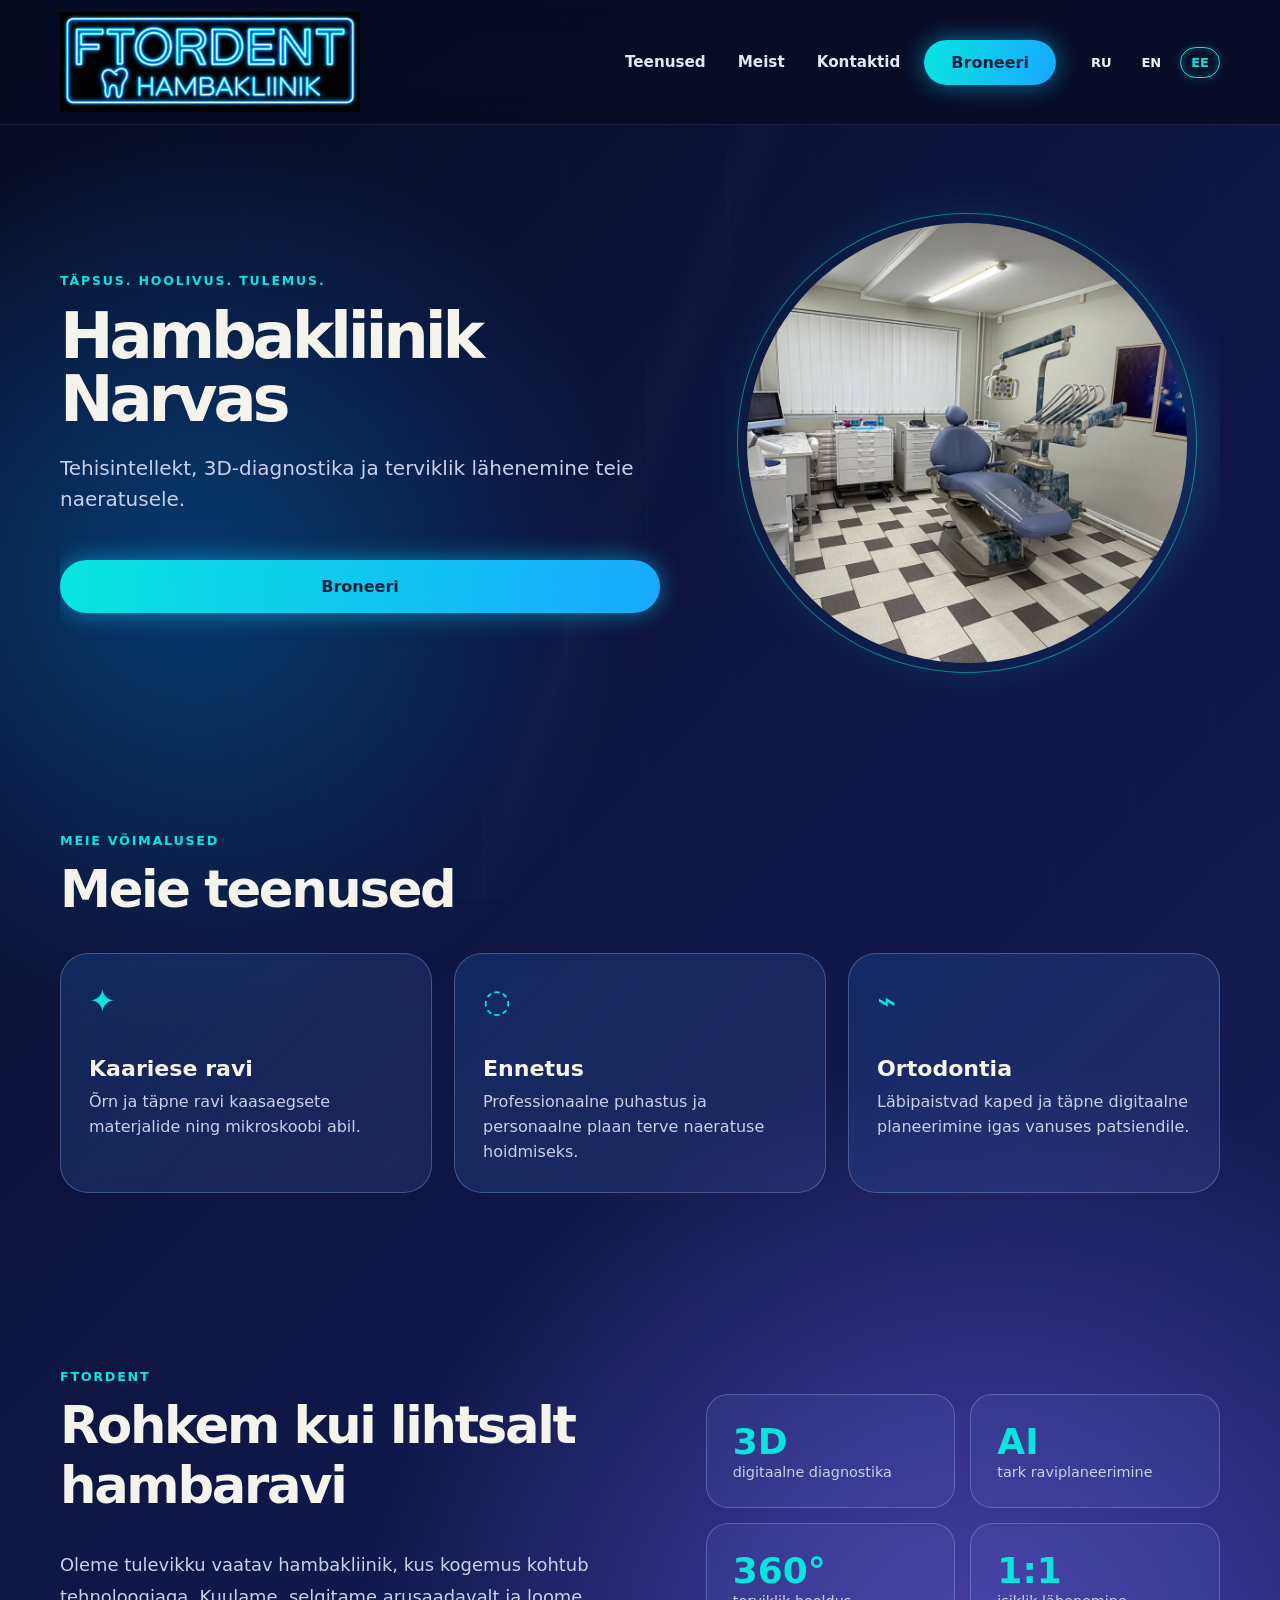
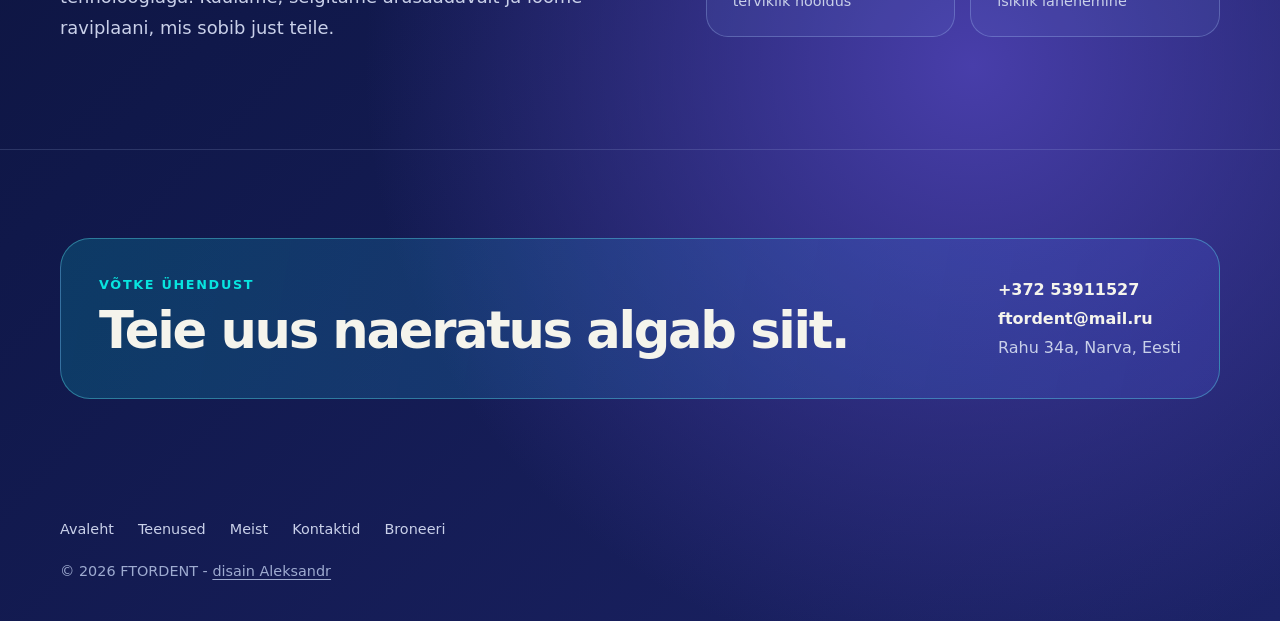
<file: index.html>
<!doctype html>
<html lang="et">
<head>
  <meta charset="utf-8">
  <meta name="viewport" content="width=device-width, initial-scale=1">
  
  
  
  
  
  <title>Hambaarst Narvas – FTORDENT hambakliinik</title>
  <style>
    :root { --ink:#070b22; --ink-2:#11194a; --panel:rgba(110,134,221,.14); --line:rgba(179,212,255,.28); --text:#f5f4ec; --muted:#c9d0e9; --aqua:#08e5df; --blue:#18a9ff; }
    * { box-sizing:border-box; }
    html { scroll-behavior:smooth; }
    body { margin:0; color:var(--text); font-family:Inter, ui-sans-serif, system-ui, -apple-system, BlinkMacSystemFont, "Segoe UI", sans-serif; background:radial-gradient(circle at 15% 26%, #073a70 0, transparent 28rem), radial-gradient(circle at 76% 75%, #483eaa 0, transparent 38rem), linear-gradient(135deg, var(--ink) 0%, #10184a 53%, #1c2367 100%); min-height:100vh; }
    body::before { content:""; position:fixed; inset:0; pointer-events:none; opacity:.45; background:linear-gradient(110deg, transparent 0 48%, rgba(255,255,255,.05) 50%, transparent 53%), repeating-linear-gradient(90deg, transparent 0 78px, rgba(132,169,255,.035) 80px 81px); }
    a { color:inherit; text-decoration:none; }
    .wrap { width:min(1160px, calc(100% - 44px)); margin:auto; }
    header { position:sticky; top:0; z-index:5; background:rgba(7,11,34,.72); backdrop-filter:blur(18px); border-bottom:1px solid rgba(156,189,255,.12); }
    .bar { min-height:82px; display:flex; align-items:center; gap:28px; }
    .logo { color:var(--aqua); font-weight:850; letter-spacing:.03em; display:flex; align-items:center; gap:9px; }
    .tooth { width:23px; height:23px; filter:drop-shadow(0 0 8px #20e9ff); }
    nav { display:flex; gap:32px; margin-left:auto; font-weight:650; font-size:.95rem; color:#e4e7f5; }
    nav a { transition:.2s; } nav a:hover { color:var(--aqua); }
    .book, .primary { border:0; cursor:pointer; border-radius:999px; padding:13px 27px; color:#06223f; font:inherit; font-weight:800; background:linear-gradient(100deg, var(--aqua), var(--blue)); box-shadow:0 0 25px rgba(0,213,255,.52); transition:transform .2s, box-shadow .2s; }
    .book:hover,.primary:hover { transform:translateY(-2px); box-shadow:0 0 35px rgba(0,224,255,.78); }
    .langs { display:flex; gap:8px; }
    .lang { cursor:pointer; background:none; border:1px solid transparent; color:#f1f1f6; font-weight:750; padding:7px 10px; border-radius:999px; }
    .lang.active { color:var(--aqua); border-color:var(--aqua); box-shadow:inset 0 0 11px rgba(0,229,223,.23), 0 0 10px rgba(0,229,223,.2); }
    .hero { min-height:620px; display:grid; align-items:center; padding:88px 0 72px; position:relative; overflow:hidden; }
    .hero::after { content:""; position:absolute; width:430px; height:430px; right:-5%; top:15%; border-radius:50%; background:radial-gradient(circle, rgba(58,155,255,.27), transparent 64%); filter:blur(5px); }
    .hero-content { position:relative; z-index:1; max-width:760px; }
    .eyebrow { color:var(--aqua); letter-spacing:.15em; font-size:.78rem; font-weight:800; text-transform:uppercase; }
    h1 { margin:17px 0 22px; font-size:clamp(3.1rem,7vw,6.15rem); line-height:.98; letter-spacing:-.065em; max-width:900px; }
    .lead { max-width:600px; font-size:clamp(1.05rem,2.2vw,1.35rem); line-height:1.55; color:var(--muted); }
    .hero .primary { margin-top:25px; width:min(100%, 600px); padding:17px 30px; }
    section { padding:88px 0; position:relative; }
    .section-label { color:var(--aqua); font-size:.8rem; font-weight:800; letter-spacing:.13em; text-transform:uppercase; }
    h2 { font-size:clamp(2rem,4vw,3.3rem); letter-spacing:-.045em; margin:11px 0 34px; }
    .services { display:grid; grid-template-columns:repeat(3,1fr); gap:22px; }
    .card { min-height:235px; padding:28px; border:1px solid var(--line); background:linear-gradient(135deg, rgba(30,85,164,.32), var(--panel)); border-radius:28px; backdrop-filter:blur(10px); transition:.25s; }
    .card:hover { border-color:var(--aqua); transform:translateY(-6px); box-shadow:0 0 30px rgba(0,221,243,.19); }
    .icon { color:var(--aqua); font-size:2rem; } .card h3 { font-size:1.38rem; margin:36px 0 9px; } .card p { color:var(--muted); line-height:1.55; margin:0; }
    .about-grid { display:grid; grid-template-columns:1.08fr .92fr; gap:42px; align-items:center; }
    .about p { color:var(--muted); font-size:1.12rem; line-height:1.75; max-width:640px; }
    .stats { display:grid; grid-template-columns:1fr 1fr; gap:15px; }
    .stat { padding:26px; border:1px solid var(--line); background:rgba(100,124,207,.14); border-radius:22px; } .stat b { display:block; color:var(--aqua); font-size:2.25rem; } .stat span { color:var(--muted); font-size:.9rem; }
    .contact { border-top:1px solid rgba(190,213,255,.16); } .contact-box { display:flex; justify-content:space-between; gap:30px; padding:38px; border-radius:30px; background:linear-gradient(100deg, rgba(0,214,220,.18), rgba(78,85,213,.25)); border:1px solid rgba(93,231,242,.38); }
    .contact-box h2 { margin:8px 0 0; } .details { display:grid; gap:10px; align-content:center; color:var(--muted); } .details a { color:var(--text); font-weight:700; }
    footer { padding:28px 0 42px; color:#9eabd0; font-size:.9rem; }
    dialog { border:1px solid rgba(97,236,244,.48); border-radius:26px; color:var(--text); background:#111a48; width:min(460px, calc(100% - 32px)); box-shadow:0 0 80px rgba(0,218,247,.32); } dialog::backdrop { background:rgba(1,4,16,.7); backdrop-filter:blur(5px); }
    .modal-head { display:flex; justify-content:space-between; align-items:start; } .close { background:none; border:0; color:var(--text); font-size:1.5rem; cursor:pointer; } form { display:grid; gap:15px; margin-top:22px; } input { background:rgba(255,255,255,.08); border:1px solid var(--line); border-radius:12px; padding:14px; color:white; font:inherit; }
    @media (max-width:820px) { .bar { min-height:72px; gap:14px; } nav { display:none; } .book { margin-left:auto; padding:10px 15px; } .langs { gap:2px; } .lang { padding:6px; } .hero { min-height:560px; padding:65px 0; } .services { grid-template-columns:1fr; } .card { min-height:180px; } .card h3 { margin-top:23px; } .about-grid { grid-template-columns:1fr; } .contact-box { display:block; padding:30px; } .details { margin-top:24px; } }
    @media (max-width:440px) { .wrap { width:min(100% - 28px, 1160px); } .logo span { display:none; } .book { font-size:.83rem; } h1 { font-size:3rem; } }
  </style>
  
<link rel="stylesheet" href="brand.css"><link rel="stylesheet" href="clinic-photo.css"><meta name="description" content="FTORDENT hambakliinik Narvas, Rahu 34a. Kaariese ravi, ennetus ja ortodontia. Võtke ühendust või saatke vastuvõtuaja taotlus. Tel +372 53911527."><meta name="robots" content="index, follow"><link rel="canonical" href="https://ftordent.eu/"><link rel="alternate" hreflang="et" href="https://ftordent.eu/">
<link rel="alternate" hreflang="ru" href="https://ftordent.eu/ru/">
<link rel="alternate" hreflang="en" href="https://ftordent.eu/en/"><link rel="alternate" hreflang="x-default" href="https://ftordent.eu/"><meta property="og:type" content="website"><meta property="og:title" content="Hambaarst Narvas – FTORDENT hambakliinik"><meta property="og:description" content="FTORDENT hambakliinik Narvas, Rahu 34a. Kaariese ravi, ennetus ja ortodontia. Võtke ühendust või saatke vastuvõtuaja taotlus. Tel +372 53911527."><meta property="og:url" content="https://ftordent.eu/"><meta property="og:image" content="https://ftordent.eu/img/laud-edited.png"><script type="application/ld+json">{"@context":"https://schema.org","@type":"Dentist","@id":"https://ftordent.eu/#clinic","name":"FTORDENT","url":"https://ftordent.eu/","telephone":"+37253911527","email":"ftordent@mail.ru","image":"https://ftordent.eu/img/laud-edited.png","logo":"https://ftordent.eu/img/logo.jpg","address":{"@type":"PostalAddress","streetAddress":"Rahu 34a","addressLocality":"Narva","addressCountry":"EE"}}</script><link rel="stylesheet" href="seo.css"><link rel="icon" type="image/svg+xml" sizes="any" href="favicon.svg"></head>
<body><script>try{localStorage.setItem("ftordent-language","et")}catch{}</script>
  <header><div class="wrap bar">
    <a class="logo" href="#home" aria-label="FTORDENT avaleht"><img class="brand-image" src="img/logo.jpg" alt="FTORDENT Hambakliinik" width="1600" height="516"></a>
    <nav><a href="services.html" data-i18n="navServices">Teenused</a><a href="about.html" data-i18n="navAbout">Meist</a><a href="contacts.html" data-i18n="navContact">Kontaktid</a></nav>
    <button class="book" data-open-modal data-i18n="book">Broneeri</button>
    <div class="langs" aria-label="Keel"><a class="lang" data-lang="ru" href="ru/index.html" lang="ru">RU</a><a class="lang" data-lang="en" href="en/index.html" lang="en">EN</a><a class="lang active" data-lang="et" href="index.html" lang="et" aria-current="page">EE</a></div>
  </div></header>
  <main>
    <section class="hero wrap" id="home"><div class="hero-content"><div class="eyebrow" data-i18n="eyebrow">Täpsus. Hoolivus. Tulemus.</div><h1 data-i18n="title">Hambakliinik Narvas</h1><p class="lead" data-i18n="subtitle">Tehisintellekt, 3D-diagnostika ja terviklik lähenemine teie naeratusele.</p><button class="primary" data-open-modal data-i18n="book">Broneeri</button></div><figure class="clinic-photo"><img src="img/kabin.jpg" alt="FTORDENT hambaravikabinet" width="1254" height="1254" fetchpriority="high"></figure></section>
    <section id="services"><div class="wrap"><div class="section-label" data-i18n="servicesLabel">Meie võimalused</div><h2 data-i18n="servicesTitle">Meie teenused</h2><div class="services">
      <article class="card"><div class="icon">✦</div><h3 data-i18n="service1">Kaariese ravi</h3><p data-i18n="service1d">Õrn ja täpne ravi kaasaegsete materjalide ning mikroskoobi abil.</p></article>
      <article class="card"><div class="icon">◌</div><h3 data-i18n="service2">Ennetus</h3><p data-i18n="service2d">Professionaalne puhastus ja personaalne plaan terve naeratuse hoidmiseks.</p></article>
      <article class="card"><div class="icon">⌁</div><h3 data-i18n="service3">Ortodontia</h3><p data-i18n="service3d">Läbipaistvad kaped ja täpne digitaalne planeerimine igas vanuses patsiendile.</p></article>
    </div></div></section>
    <section class="about" id="about"><div class="wrap about-grid"><div><div class="section-label" data-i18n="aboutLabel">FTORDENT</div><h2 data-i18n="aboutTitle">Rohkem kui lihtsalt hambaravi</h2><p data-i18n="aboutText">Oleme tulevikku vaatav hambakliinik, kus kogemus kohtub tehnoloogiaga. Kuulame, selgitame arusaadavalt ja loome raviplaani, mis sobib just teile.</p></div><div class="stats"><div class="stat"><b>3D</b><span data-i18n="stat1">digitaalne diagnostika</span></div><div class="stat"><b>AI</b><span data-i18n="stat2">tark raviplaneerimine</span></div><div class="stat"><b>360°</b><span data-i18n="stat3">terviklik hooldus</span></div><div class="stat"><b>1:1</b><span data-i18n="stat4">isiklik lähenemine</span></div></div></div></section>
    <section class="contact" id="contact"><div class="wrap contact-box"><div><div class="section-label" data-i18n="contactLabel">Võtke ühendust</div><h2 data-i18n="contactTitle">Teie uus naeratus algab siit.</h2></div><div class="details"><a href="tel:+37253911527">+372 53911527</a><a href="mailto:ftordent@mail.ru">ftordent@mail.ru</a><span data-i18n="address">Rahu 34a, Narva, Eesti</span></div></div></section>
  </main><footer class="wrap"><ul class="site-links"><li><a href="index.html">Avaleht</a></li><li><a href="services.html">Teenused</a></li><li><a href="about.html">Meist</a></li><li><a href="contacts.html">Kontaktid</a></li><li><a href="booking.html">Broneeri</a></li></ul>© 2026 FTORDENT - <a href="https://www.facebook.com/alex.kruusi" style="text-decoration:underline;text-underline-offset:3px">disain Aleksandr</a></footer>
  <dialog id="booking"><div class="modal-head"><div><div class="section-label" data-i18n="book">Broneeri</div><h2 data-i18n="modalTitle">Broneeri aeg</h2></div><button class="close" aria-label="Sulge" onclick="booking.close()">×</button></div><form id="quick-booking"><input id="quick-name" required data-i18n-placeholder="name" placeholder="Teie nimi"><input id="quick-phone" required type="tel" data-i18n-placeholder="phone" placeholder="Telefon"><input id="quick-date" required type="date"><button class="primary" data-i18n="send">Saada päring</button></form></dialog>
  <script>
    const i18n={"et":{"navServices":"Teenused","navAbout":"Meist","navContact":"Kontaktid","book":"Broneeri","eyebrow":"Täpsus. Hoolivus. Tulemus.","title":"Hambakliinik Narvas","subtitle":"Tehisintellekt, 3D-diagnostika ja terviklik lähenemine teie naeratusele.","servicesLabel":"Meie võimalused","servicesTitle":"Meie teenused","service1":"Kaariese ravi","service1d":"Õrn ja täpne ravi kaasaegsete materjalide ning mikroskoobi abil.","service2":"Ennetus","service2d":"Professionaalne puhastus ja personaalne plaan terve naeratuse hoidmiseks.","service3":"Ortodontia","service3d":"Läbipaistvad kaped ja täpne digitaalne planeerimine igas vanuses patsiendile.","aboutLabel":"FTORDENT","aboutTitle":"Rohkem kui lihtsalt hambaravi","aboutText":"Oleme tulevikku vaatav hambakliinik, kus kogemus kohtub tehnoloogiaga. Kuulame, selgitame arusaadavalt ja loome raviplaani, mis sobib just teile.","stat1":"digitaalne diagnostika","stat2":"tark raviplaneerimine","stat3":"terviklik hooldus","stat4":"isiklik lähenemine","contactLabel":"Võtke ühendust","contactTitle":"Teie uus naeratus algab siit.","address":"Rahu 34a, Narva, Eesti","modalTitle":"Broneeri aeg","name":"Teie nimi","phone":"Telefon","send":"Saada päring","success":"Aitäh! Võtame teiega peagi ühendust."},"en":{"navServices":"Services","navAbout":"About us","navContact":"Contacts","book":"Book now","eyebrow":"Precision. Care. Results.","title":"Dental clinic in Narva","subtitle":"Artificial intelligence, 3D diagnostics and a complete approach to your smile.","servicesLabel":"What we offer","servicesTitle":"Our services","service1":"Cavity treatment","service1d":"Gentle, precise treatment with modern materials and a microscope.","service2":"Prevention","service2d":"Professional cleaning and a personal plan for a healthy smile.","service3":"Orthodontics","service3d":"Clear aligners and precise digital planning for patients of every age.","aboutLabel":"FTORDENT","aboutTitle":"More than dental care","aboutText":"We are a future-minded dental clinic where experience meets technology. We listen, explain clearly and create a treatment plan made for you.","stat1":"digital diagnostics","stat2":"smart treatment planning","stat3":"complete care","stat4":"personal approach","contactLabel":"Get in touch","contactTitle":"Your new smile starts here.","address":"Rahu 34a, Narva, Estonia","modalTitle":"Book an appointment","name":"Your name","phone":"Phone","send":"Send request","success":"Thank you! We will contact you shortly."},"ru":{"navServices":"Услуги","navAbout":"О нас","navContact":"Контакты","book":"Записаться","eyebrow":"Точность. Забота. Результат.","title":"Стоматология в Нарве","subtitle":"Искусственный интеллект, 3D-диагностика и комплексный подход к вашей улыбке.","servicesLabel":"Наши возможности","servicesTitle":"Наши услуги","service1":"Лечение кариеса","service1d":"Бережное и точное лечение современными материалами и под микроскопом.","service2":"Профилактика","service2d":"Профессиональная чистка и персональный план для здоровой улыбки.","service3":"Ортодонтия","service3d":"Прозрачные элайнеры и точное цифровое планирование для пациентов любого возраста.","aboutLabel":"FTORDENT","aboutTitle":"Больше, чем стоматология","aboutText":"Мы — современная стоматологическая клиника, где опыт встречается с технологиями. Мы слушаем, понятно объясняем и создаём план лечения именно для вас.","stat1":"цифровая диагностика","stat2":"умное планирование лечения","stat3":"комплексная забота","stat4":"личный подход","contactLabel":"Свяжитесь с нами","contactTitle":"Ваша новая улыбка начинается здесь.","address":"Раху 34а, Нарва, Эстония","modalTitle":"Записаться на приём","name":"Ваше имя","phone":"Телефон","send":"Отправить заявку","success":"Спасибо! Мы скоро свяжемся с вами."}};
    let current=localStorage.getItem('ftordent-language')||'et'; const booking=document.querySelector('#booking');
    function setLang(lang){current=lang; localStorage.setItem('ftordent-language',lang); document.documentElement.lang=lang; document.querySelectorAll('[data-i18n]').forEach(e=>e.textContent=i18n[lang][e.dataset.i18n]); document.querySelectorAll('[data-i18n-placeholder]').forEach(e=>e.placeholder=i18n[lang][e.dataset.i18nPlaceholder]); document.querySelectorAll('.lang').forEach(e=>e.classList.toggle('active',e.dataset.lang===lang));}
    document.querySelectorAll('.lang').forEach(b=>b.addEventListener('click',()=>setLang(b.dataset.lang))); setLang(current); document.querySelectorAll('[data-open-modal]').forEach(b=>b.addEventListener('click',()=>booking.showModal())); const quickDate=document.querySelector('#quick-date'); quickDate.min=new Date().toISOString().slice(0,10); 
  </script><script src="contact-fix.js"></script>
<script src="sms-client.js"></script></body></html>
</file>
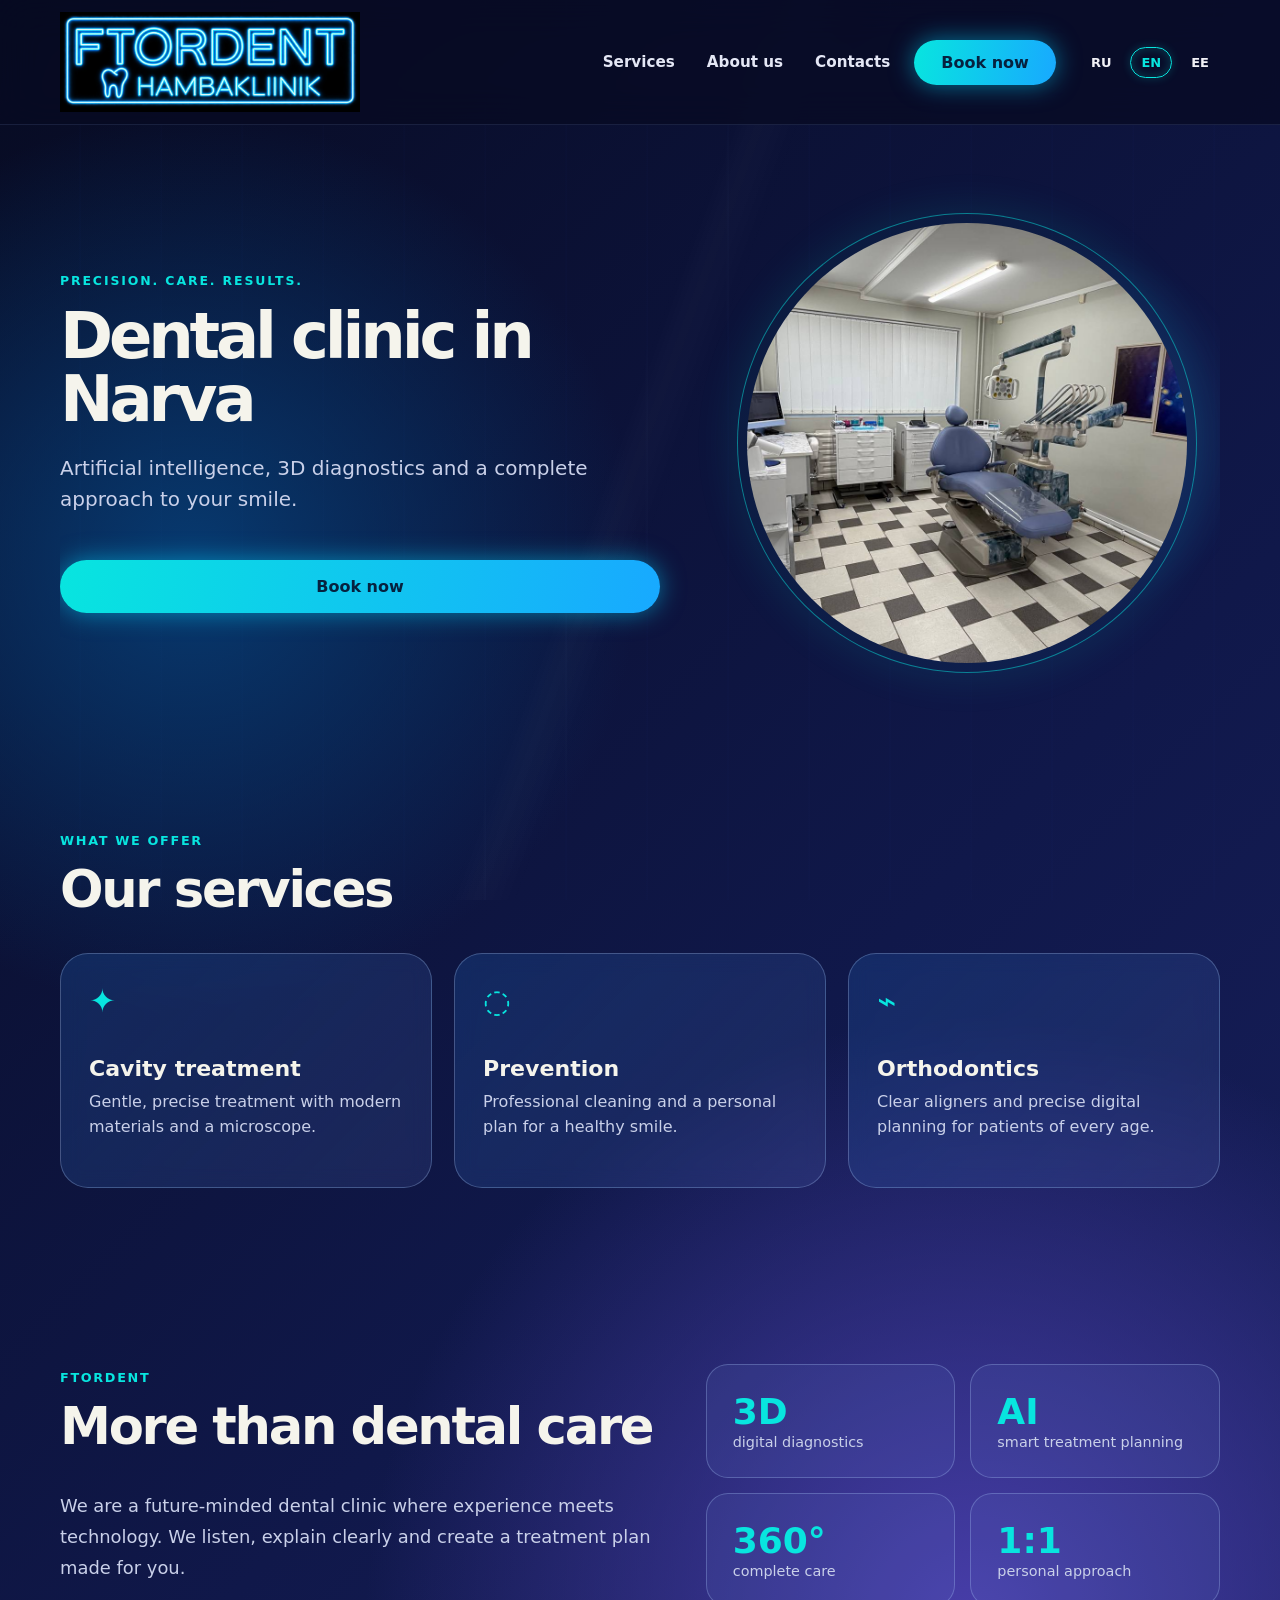
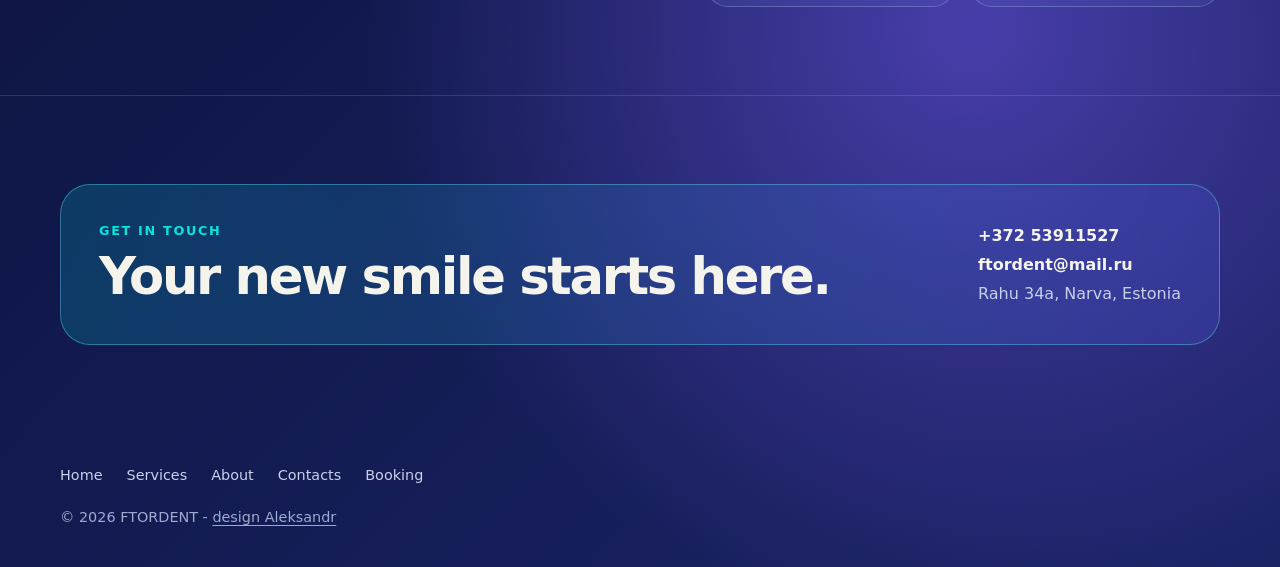
<file: en/index.html>
<!doctype html>
<html lang="en">
<head>
  <meta charset="utf-8">
  <meta name="viewport" content="width=device-width, initial-scale=1">
  
  
  
  
  
  <title>Dentist in Narva – FTORDENT Dental Clinic</title>
  <style>
    :root { --ink:#070b22; --ink-2:#11194a; --panel:rgba(110,134,221,.14); --line:rgba(179,212,255,.28); --text:#f5f4ec; --muted:#c9d0e9; --aqua:#08e5df; --blue:#18a9ff; }
    * { box-sizing:border-box; }
    html { scroll-behavior:smooth; }
    body { margin:0; color:var(--text); font-family:Inter, ui-sans-serif, system-ui, -apple-system, BlinkMacSystemFont, "Segoe UI", sans-serif; background:radial-gradient(circle at 15% 26%, #073a70 0, transparent 28rem), radial-gradient(circle at 76% 75%, #483eaa 0, transparent 38rem), linear-gradient(135deg, var(--ink) 0%, #10184a 53%, #1c2367 100%); min-height:100vh; }
    body::before { content:""; position:fixed; inset:0; pointer-events:none; opacity:.45; background:linear-gradient(110deg, transparent 0 48%, rgba(255,255,255,.05) 50%, transparent 53%), repeating-linear-gradient(90deg, transparent 0 78px, rgba(132,169,255,.035) 80px 81px); }
    a { color:inherit; text-decoration:none; }
    .wrap { width:min(1160px, calc(100% - 44px)); margin:auto; }
    header { position:sticky; top:0; z-index:5; background:rgba(7,11,34,.72); backdrop-filter:blur(18px); border-bottom:1px solid rgba(156,189,255,.12); }
    .bar { min-height:82px; display:flex; align-items:center; gap:28px; }
    .logo { color:var(--aqua); font-weight:850; letter-spacing:.03em; display:flex; align-items:center; gap:9px; }
    .tooth { width:23px; height:23px; filter:drop-shadow(0 0 8px #20e9ff); }
    nav { display:flex; gap:32px; margin-left:auto; font-weight:650; font-size:.95rem; color:#e4e7f5; }
    nav a { transition:.2s; } nav a:hover { color:var(--aqua); }
    .book, .primary { border:0; cursor:pointer; border-radius:999px; padding:13px 27px; color:#06223f; font:inherit; font-weight:800; background:linear-gradient(100deg, var(--aqua), var(--blue)); box-shadow:0 0 25px rgba(0,213,255,.52); transition:transform .2s, box-shadow .2s; }
    .book:hover,.primary:hover { transform:translateY(-2px); box-shadow:0 0 35px rgba(0,224,255,.78); }
    .langs { display:flex; gap:8px; }
    .lang { cursor:pointer; background:none; border:1px solid transparent; color:#f1f1f6; font-weight:750; padding:7px 10px; border-radius:999px; }
    .lang.active { color:var(--aqua); border-color:var(--aqua); box-shadow:inset 0 0 11px rgba(0,229,223,.23), 0 0 10px rgba(0,229,223,.2); }
    .hero { min-height:620px; display:grid; align-items:center; padding:88px 0 72px; position:relative; overflow:hidden; }
    .hero::after { content:""; position:absolute; width:430px; height:430px; right:-5%; top:15%; border-radius:50%; background:radial-gradient(circle, rgba(58,155,255,.27), transparent 64%); filter:blur(5px); }
    .hero-content { position:relative; z-index:1; max-width:760px; }
    .eyebrow { color:var(--aqua); letter-spacing:.15em; font-size:.78rem; font-weight:800; text-transform:uppercase; }
    h1 { margin:17px 0 22px; font-size:clamp(3.1rem,7vw,6.15rem); line-height:.98; letter-spacing:-.065em; max-width:900px; }
    .lead { max-width:600px; font-size:clamp(1.05rem,2.2vw,1.35rem); line-height:1.55; color:var(--muted); }
    .hero .primary { margin-top:25px; width:min(100%, 600px); padding:17px 30px; }
    section { padding:88px 0; position:relative; }
    .section-label { color:var(--aqua); font-size:.8rem; font-weight:800; letter-spacing:.13em; text-transform:uppercase; }
    h2 { font-size:clamp(2rem,4vw,3.3rem); letter-spacing:-.045em; margin:11px 0 34px; }
    .services { display:grid; grid-template-columns:repeat(3,1fr); gap:22px; }
    .card { min-height:235px; padding:28px; border:1px solid var(--line); background:linear-gradient(135deg, rgba(30,85,164,.32), var(--panel)); border-radius:28px; backdrop-filter:blur(10px); transition:.25s; }
    .card:hover { border-color:var(--aqua); transform:translateY(-6px); box-shadow:0 0 30px rgba(0,221,243,.19); }
    .icon { color:var(--aqua); font-size:2rem; } .card h3 { font-size:1.38rem; margin:36px 0 9px; } .card p { color:var(--muted); line-height:1.55; margin:0; }
    .about-grid { display:grid; grid-template-columns:1.08fr .92fr; gap:42px; align-items:center; }
    .about p { color:var(--muted); font-size:1.12rem; line-height:1.75; max-width:640px; }
    .stats { display:grid; grid-template-columns:1fr 1fr; gap:15px; }
    .stat { padding:26px; border:1px solid var(--line); background:rgba(100,124,207,.14); border-radius:22px; } .stat b { display:block; color:var(--aqua); font-size:2.25rem; } .stat span { color:var(--muted); font-size:.9rem; }
    .contact { border-top:1px solid rgba(190,213,255,.16); } .contact-box { display:flex; justify-content:space-between; gap:30px; padding:38px; border-radius:30px; background:linear-gradient(100deg, rgba(0,214,220,.18), rgba(78,85,213,.25)); border:1px solid rgba(93,231,242,.38); }
    .contact-box h2 { margin:8px 0 0; } .details { display:grid; gap:10px; align-content:center; color:var(--muted); } .details a { color:var(--text); font-weight:700; }
    footer { padding:28px 0 42px; color:#9eabd0; font-size:.9rem; }
    dialog { border:1px solid rgba(97,236,244,.48); border-radius:26px; color:var(--text); background:#111a48; width:min(460px, calc(100% - 32px)); box-shadow:0 0 80px rgba(0,218,247,.32); } dialog::backdrop { background:rgba(1,4,16,.7); backdrop-filter:blur(5px); }
    .modal-head { display:flex; justify-content:space-between; align-items:start; } .close { background:none; border:0; color:var(--text); font-size:1.5rem; cursor:pointer; } form { display:grid; gap:15px; margin-top:22px; } input { background:rgba(255,255,255,.08); border:1px solid var(--line); border-radius:12px; padding:14px; color:white; font:inherit; }
    @media (max-width:820px) { .bar { min-height:72px; gap:14px; } nav { display:none; } .book { margin-left:auto; padding:10px 15px; } .langs { gap:2px; } .lang { padding:6px; } .hero { min-height:560px; padding:65px 0; } .services { grid-template-columns:1fr; } .card { min-height:180px; } .card h3 { margin-top:23px; } .about-grid { grid-template-columns:1fr; } .contact-box { display:block; padding:30px; } .details { margin-top:24px; } }
    @media (max-width:440px) { .wrap { width:min(100% - 28px, 1160px); } .logo span { display:none; } .book { font-size:.83rem; } h1 { font-size:3rem; } }
  </style>
  
<link rel="stylesheet" href="../brand.css"><link rel="stylesheet" href="../clinic-photo.css"><meta name="description" content="FTORDENT dental clinic in Narva at Rahu 34a. Cavity treatment, preventive dental care and orthodontics. Contact the clinic: +372 53911527."><meta name="robots" content="index, follow"><link rel="canonical" href="https://ftordent.eu/en/"><link rel="alternate" hreflang="et" href="https://ftordent.eu/">
<link rel="alternate" hreflang="ru" href="https://ftordent.eu/ru/">
<link rel="alternate" hreflang="en" href="https://ftordent.eu/en/"><link rel="alternate" hreflang="x-default" href="https://ftordent.eu/"><meta property="og:type" content="website"><meta property="og:title" content="Dentist in Narva – FTORDENT Dental Clinic"><meta property="og:description" content="FTORDENT dental clinic in Narva at Rahu 34a. Cavity treatment, preventive dental care and orthodontics. Contact the clinic: +372 53911527."><meta property="og:url" content="https://ftordent.eu/en/"><meta property="og:image" content="https://ftordent.eu/img/laud-edited.png"><script type="application/ld+json">{"@context":"https://schema.org","@type":"Dentist","@id":"https://ftordent.eu/#clinic","name":"FTORDENT","url":"https://ftordent.eu/","telephone":"+37253911527","email":"ftordent@mail.ru","image":"https://ftordent.eu/img/laud-edited.png","logo":"https://ftordent.eu/img/logo.jpg","address":{"@type":"PostalAddress","streetAddress":"Rahu 34a","addressLocality":"Narva","addressCountry":"EE"}}</script><link rel="stylesheet" href="../seo.css"><link rel="icon" type="image/svg+xml" sizes="any" href="../favicon.svg"></head>
<body><script>try{localStorage.setItem("ftordent-language","en")}catch{}</script>
  <header><div class="wrap bar">
    <a class="logo" href="#home" aria-label="FTORDENT home"><img class="brand-image" src="../img/logo.jpg" alt="FTORDENT Hambakliinik" width="1600" height="516"></a>
    <nav><a href="services.html" data-i18n="navServices">Services</a><a href="about.html" data-i18n="navAbout">About us</a><a href="contacts.html" data-i18n="navContact">Contacts</a></nav>
    <button class="book" data-open-modal data-i18n="book">Book now</button>
    <div class="langs" aria-label="Language"><a class="lang" data-lang="ru" href="../ru/index.html" lang="ru">RU</a><a class="lang active" data-lang="en" href="../en/index.html" lang="en" aria-current="page">EN</a><a class="lang" data-lang="et" href="../index.html" lang="et">EE</a></div>
  </div></header>
  <main>
    <section class="hero wrap" id="home"><div class="hero-content"><div class="eyebrow" data-i18n="eyebrow">Precision. Care. Results.</div><h1 data-i18n="title">Dental clinic in Narva</h1><p class="lead" data-i18n="subtitle">Artificial intelligence, 3D diagnostics and a complete approach to your smile.</p><button class="primary" data-open-modal data-i18n="book">Book now</button></div><figure class="clinic-photo"><img src="../img/kabin.jpg" alt="FTORDENT dental treatment room in Narva" width="1254" height="1254" fetchpriority="high"></figure></section>
    <section id="services"><div class="wrap"><div class="section-label" data-i18n="servicesLabel">What we offer</div><h2 data-i18n="servicesTitle">Our services</h2><div class="services">
      <article class="card"><div class="icon">✦</div><h3 data-i18n="service1">Cavity treatment</h3><p data-i18n="service1d">Gentle, precise treatment with modern materials and a microscope.</p></article>
      <article class="card"><div class="icon">◌</div><h3 data-i18n="service2">Prevention</h3><p data-i18n="service2d">Professional cleaning and a personal plan for a healthy smile.</p></article>
      <article class="card"><div class="icon">⌁</div><h3 data-i18n="service3">Orthodontics</h3><p data-i18n="service3d">Clear aligners and precise digital planning for patients of every age.</p></article>
    </div></div></section>
    <section class="about" id="about"><div class="wrap about-grid"><div><div class="section-label" data-i18n="aboutLabel">FTORDENT</div><h2 data-i18n="aboutTitle">More than dental care</h2><p data-i18n="aboutText">We are a future-minded dental clinic where experience meets technology. We listen, explain clearly and create a treatment plan made for you.</p></div><div class="stats"><div class="stat"><b>3D</b><span data-i18n="stat1">digital diagnostics</span></div><div class="stat"><b>AI</b><span data-i18n="stat2">smart treatment planning</span></div><div class="stat"><b>360°</b><span data-i18n="stat3">complete care</span></div><div class="stat"><b>1:1</b><span data-i18n="stat4">personal approach</span></div></div></div></section>
    <section class="contact" id="contact"><div class="wrap contact-box"><div><div class="section-label" data-i18n="contactLabel">Get in touch</div><h2 data-i18n="contactTitle">Your new smile starts here.</h2></div><div class="details"><a href="tel:+37253911527">+372 53911527</a><a href="mailto:ftordent@mail.ru">ftordent@mail.ru</a><span data-i18n="address">Rahu 34a, Narva, Estonia</span></div></div></section>
  </main><footer class="wrap"><ul class="site-links"><li><a href="index.html">Home</a></li><li><a href="services.html">Services</a></li><li><a href="about.html">About</a></li><li><a href="contacts.html">Contacts</a></li><li><a href="booking.html">Booking</a></li></ul>© 2026 FTORDENT - <a href="https://www.facebook.com/alex.kruusi" style="text-decoration:underline;text-underline-offset:3px">design Aleksandr</a></footer>
  <dialog id="booking"><div class="modal-head"><div><div class="section-label" data-i18n="book">Book now</div><h2 data-i18n="modalTitle">Book an appointment</h2></div><button class="close" aria-label="Close" onclick="booking.close()">×</button></div><form id="quick-booking"><input id="quick-name" required data-i18n-placeholder="name" placeholder="Your name"><input id="quick-phone" required type="tel" data-i18n-placeholder="phone" placeholder="Phone"><input id="quick-date" required type="date"><button class="primary" data-i18n="send">Send request</button></form></dialog>
  <script>
    const i18n={"et":{"navServices":"Teenused","navAbout":"Meist","navContact":"Kontaktid","book":"Broneeri","eyebrow":"Täpsus. Hoolivus. Tulemus.","title":"Hambakliinik Narvas","subtitle":"Tehisintellekt, 3D-diagnostika ja terviklik lähenemine teie naeratusele.","servicesLabel":"Meie võimalused","servicesTitle":"Meie teenused","service1":"Kaariese ravi","service1d":"Õrn ja täpne ravi kaasaegsete materjalide ning mikroskoobi abil.","service2":"Ennetus","service2d":"Professionaalne puhastus ja personaalne plaan terve naeratuse hoidmiseks.","service3":"Ortodontia","service3d":"Läbipaistvad kaped ja täpne digitaalne planeerimine igas vanuses patsiendile.","aboutLabel":"FTORDENT","aboutTitle":"Rohkem kui lihtsalt hambaravi","aboutText":"Oleme tulevikku vaatav hambakliinik, kus kogemus kohtub tehnoloogiaga. Kuulame, selgitame arusaadavalt ja loome raviplaani, mis sobib just teile.","stat1":"digitaalne diagnostika","stat2":"tark raviplaneerimine","stat3":"terviklik hooldus","stat4":"isiklik lähenemine","contactLabel":"Võtke ühendust","contactTitle":"Teie uus naeratus algab siit.","address":"Rahu 34a, Narva, Eesti","modalTitle":"Broneeri aeg","name":"Teie nimi","phone":"Telefon","send":"Saada päring","success":"Aitäh! Võtame teiega peagi ühendust."},"en":{"navServices":"Services","navAbout":"About us","navContact":"Contacts","book":"Book now","eyebrow":"Precision. Care. Results.","title":"Dental clinic in Narva","subtitle":"Artificial intelligence, 3D diagnostics and a complete approach to your smile.","servicesLabel":"What we offer","servicesTitle":"Our services","service1":"Cavity treatment","service1d":"Gentle, precise treatment with modern materials and a microscope.","service2":"Prevention","service2d":"Professional cleaning and a personal plan for a healthy smile.","service3":"Orthodontics","service3d":"Clear aligners and precise digital planning for patients of every age.","aboutLabel":"FTORDENT","aboutTitle":"More than dental care","aboutText":"We are a future-minded dental clinic where experience meets technology. We listen, explain clearly and create a treatment plan made for you.","stat1":"digital diagnostics","stat2":"smart treatment planning","stat3":"complete care","stat4":"personal approach","contactLabel":"Get in touch","contactTitle":"Your new smile starts here.","address":"Rahu 34a, Narva, Estonia","modalTitle":"Book an appointment","name":"Your name","phone":"Phone","send":"Send request","success":"Thank you! We will contact you shortly."},"ru":{"navServices":"Услуги","navAbout":"О нас","navContact":"Контакты","book":"Записаться","eyebrow":"Точность. Забота. Результат.","title":"Стоматология в Нарве","subtitle":"Искусственный интеллект, 3D-диагностика и комплексный подход к вашей улыбке.","servicesLabel":"Наши возможности","servicesTitle":"Наши услуги","service1":"Лечение кариеса","service1d":"Бережное и точное лечение современными материалами и под микроскопом.","service2":"Профилактика","service2d":"Профессиональная чистка и персональный план для здоровой улыбки.","service3":"Ортодонтия","service3d":"Прозрачные элайнеры и точное цифровое планирование для пациентов любого возраста.","aboutLabel":"FTORDENT","aboutTitle":"Больше, чем стоматология","aboutText":"Мы — современная стоматологическая клиника, где опыт встречается с технологиями. Мы слушаем, понятно объясняем и создаём план лечения именно для вас.","stat1":"цифровая диагностика","stat2":"умное планирование лечения","stat3":"комплексная забота","stat4":"личный подход","contactLabel":"Свяжитесь с нами","contactTitle":"Ваша новая улыбка начинается здесь.","address":"Раху 34а, Нарва, Эстония","modalTitle":"Записаться на приём","name":"Ваше имя","phone":"Телефон","send":"Отправить заявку","success":"Спасибо! Мы скоро свяжемся с вами."}};
    let current=localStorage.getItem('ftordent-language')||'et'; const booking=document.querySelector('#booking');
    function setLang(lang){current=lang; localStorage.setItem('ftordent-language',lang); document.documentElement.lang=lang; document.querySelectorAll('[data-i18n]').forEach(e=>e.textContent=i18n[lang][e.dataset.i18n]); document.querySelectorAll('[data-i18n-placeholder]').forEach(e=>e.placeholder=i18n[lang][e.dataset.i18nPlaceholder]); document.querySelectorAll('.lang').forEach(e=>e.classList.toggle('active',e.dataset.lang===lang));}
    document.querySelectorAll('.lang').forEach(b=>b.addEventListener('click',()=>setLang(b.dataset.lang))); setLang(current); document.querySelectorAll('[data-open-modal]').forEach(b=>b.addEventListener('click',()=>booking.showModal())); const quickDate=document.querySelector('#quick-date'); quickDate.min=new Date().toISOString().slice(0,10); 
  </script><script src="../contact-fix.js"></script>
<script src="../sms-client.js"></script></body></html>
</file>
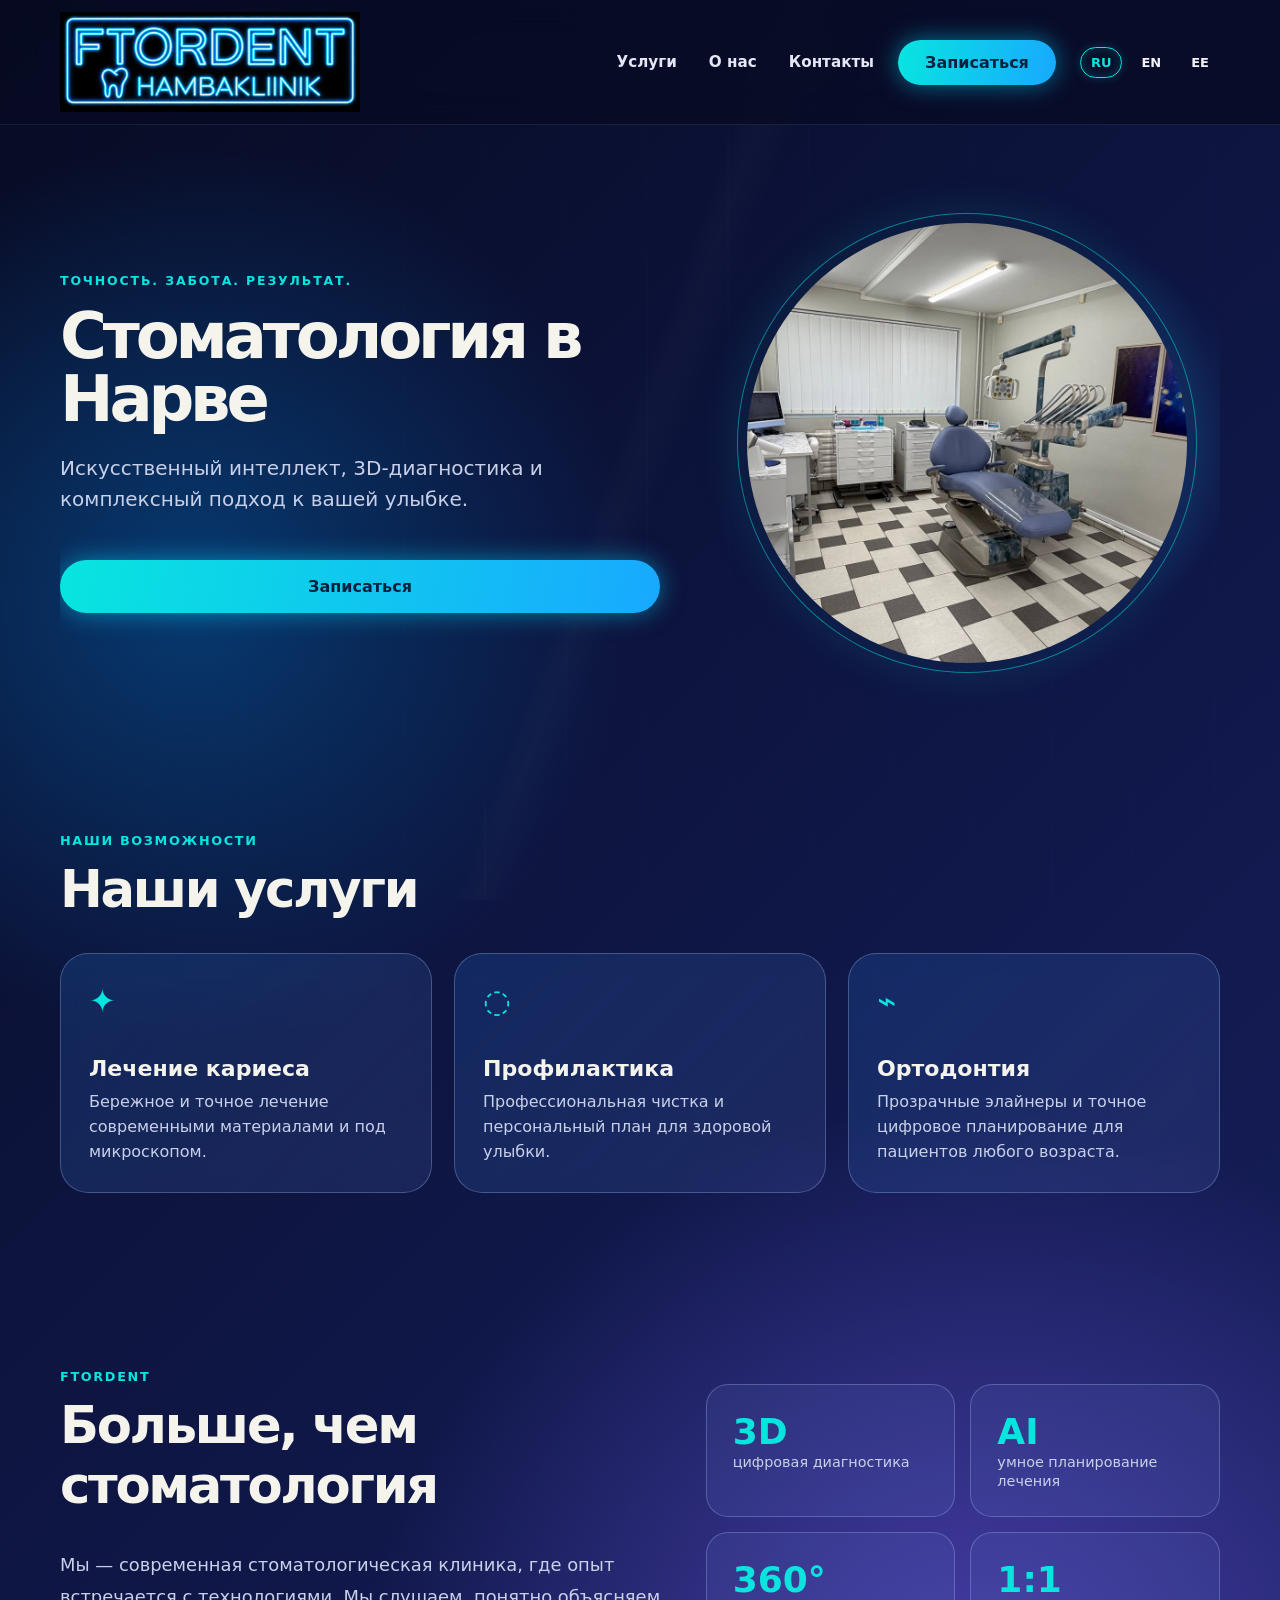
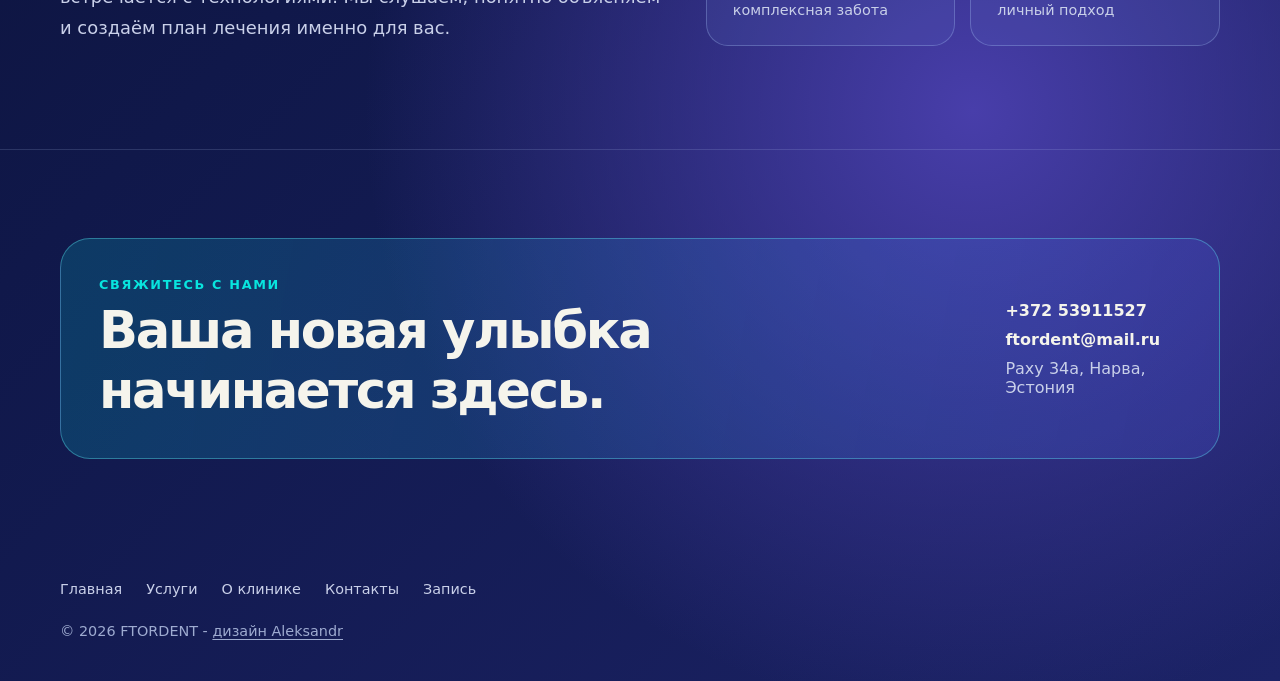
<file: ru/index.html>
<!doctype html>
<html lang="ru">
<head>
  <meta charset="utf-8">
  <meta name="viewport" content="width=device-width, initial-scale=1">
  
  
  
  
  
  <title>Стоматология в Нарве — клиника FTORDENT</title>
  <style>
    :root { --ink:#070b22; --ink-2:#11194a; --panel:rgba(110,134,221,.14); --line:rgba(179,212,255,.28); --text:#f5f4ec; --muted:#c9d0e9; --aqua:#08e5df; --blue:#18a9ff; }
    * { box-sizing:border-box; }
    html { scroll-behavior:smooth; }
    body { margin:0; color:var(--text); font-family:Inter, ui-sans-serif, system-ui, -apple-system, BlinkMacSystemFont, "Segoe UI", sans-serif; background:radial-gradient(circle at 15% 26%, #073a70 0, transparent 28rem), radial-gradient(circle at 76% 75%, #483eaa 0, transparent 38rem), linear-gradient(135deg, var(--ink) 0%, #10184a 53%, #1c2367 100%); min-height:100vh; }
    body::before { content:""; position:fixed; inset:0; pointer-events:none; opacity:.45; background:linear-gradient(110deg, transparent 0 48%, rgba(255,255,255,.05) 50%, transparent 53%), repeating-linear-gradient(90deg, transparent 0 78px, rgba(132,169,255,.035) 80px 81px); }
    a { color:inherit; text-decoration:none; }
    .wrap { width:min(1160px, calc(100% - 44px)); margin:auto; }
    header { position:sticky; top:0; z-index:5; background:rgba(7,11,34,.72); backdrop-filter:blur(18px); border-bottom:1px solid rgba(156,189,255,.12); }
    .bar { min-height:82px; display:flex; align-items:center; gap:28px; }
    .logo { color:var(--aqua); font-weight:850; letter-spacing:.03em; display:flex; align-items:center; gap:9px; }
    .tooth { width:23px; height:23px; filter:drop-shadow(0 0 8px #20e9ff); }
    nav { display:flex; gap:32px; margin-left:auto; font-weight:650; font-size:.95rem; color:#e4e7f5; }
    nav a { transition:.2s; } nav a:hover { color:var(--aqua); }
    .book, .primary { border:0; cursor:pointer; border-radius:999px; padding:13px 27px; color:#06223f; font:inherit; font-weight:800; background:linear-gradient(100deg, var(--aqua), var(--blue)); box-shadow:0 0 25px rgba(0,213,255,.52); transition:transform .2s, box-shadow .2s; }
    .book:hover,.primary:hover { transform:translateY(-2px); box-shadow:0 0 35px rgba(0,224,255,.78); }
    .langs { display:flex; gap:8px; }
    .lang { cursor:pointer; background:none; border:1px solid transparent; color:#f1f1f6; font-weight:750; padding:7px 10px; border-radius:999px; }
    .lang.active { color:var(--aqua); border-color:var(--aqua); box-shadow:inset 0 0 11px rgba(0,229,223,.23), 0 0 10px rgba(0,229,223,.2); }
    .hero { min-height:620px; display:grid; align-items:center; padding:88px 0 72px; position:relative; overflow:hidden; }
    .hero::after { content:""; position:absolute; width:430px; height:430px; right:-5%; top:15%; border-radius:50%; background:radial-gradient(circle, rgba(58,155,255,.27), transparent 64%); filter:blur(5px); }
    .hero-content { position:relative; z-index:1; max-width:760px; }
    .eyebrow { color:var(--aqua); letter-spacing:.15em; font-size:.78rem; font-weight:800; text-transform:uppercase; }
    h1 { margin:17px 0 22px; font-size:clamp(3.1rem,7vw,6.15rem); line-height:.98; letter-spacing:-.065em; max-width:900px; }
    .lead { max-width:600px; font-size:clamp(1.05rem,2.2vw,1.35rem); line-height:1.55; color:var(--muted); }
    .hero .primary { margin-top:25px; width:min(100%, 600px); padding:17px 30px; }
    section { padding:88px 0; position:relative; }
    .section-label { color:var(--aqua); font-size:.8rem; font-weight:800; letter-spacing:.13em; text-transform:uppercase; }
    h2 { font-size:clamp(2rem,4vw,3.3rem); letter-spacing:-.045em; margin:11px 0 34px; }
    .services { display:grid; grid-template-columns:repeat(3,1fr); gap:22px; }
    .card { min-height:235px; padding:28px; border:1px solid var(--line); background:linear-gradient(135deg, rgba(30,85,164,.32), var(--panel)); border-radius:28px; backdrop-filter:blur(10px); transition:.25s; }
    .card:hover { border-color:var(--aqua); transform:translateY(-6px); box-shadow:0 0 30px rgba(0,221,243,.19); }
    .icon { color:var(--aqua); font-size:2rem; } .card h3 { font-size:1.38rem; margin:36px 0 9px; } .card p { color:var(--muted); line-height:1.55; margin:0; }
    .about-grid { display:grid; grid-template-columns:1.08fr .92fr; gap:42px; align-items:center; }
    .about p { color:var(--muted); font-size:1.12rem; line-height:1.75; max-width:640px; }
    .stats { display:grid; grid-template-columns:1fr 1fr; gap:15px; }
    .stat { padding:26px; border:1px solid var(--line); background:rgba(100,124,207,.14); border-radius:22px; } .stat b { display:block; color:var(--aqua); font-size:2.25rem; } .stat span { color:var(--muted); font-size:.9rem; }
    .contact { border-top:1px solid rgba(190,213,255,.16); } .contact-box { display:flex; justify-content:space-between; gap:30px; padding:38px; border-radius:30px; background:linear-gradient(100deg, rgba(0,214,220,.18), rgba(78,85,213,.25)); border:1px solid rgba(93,231,242,.38); }
    .contact-box h2 { margin:8px 0 0; } .details { display:grid; gap:10px; align-content:center; color:var(--muted); } .details a { color:var(--text); font-weight:700; }
    footer { padding:28px 0 42px; color:#9eabd0; font-size:.9rem; }
    dialog { border:1px solid rgba(97,236,244,.48); border-radius:26px; color:var(--text); background:#111a48; width:min(460px, calc(100% - 32px)); box-shadow:0 0 80px rgba(0,218,247,.32); } dialog::backdrop { background:rgba(1,4,16,.7); backdrop-filter:blur(5px); }
    .modal-head { display:flex; justify-content:space-between; align-items:start; } .close { background:none; border:0; color:var(--text); font-size:1.5rem; cursor:pointer; } form { display:grid; gap:15px; margin-top:22px; } input { background:rgba(255,255,255,.08); border:1px solid var(--line); border-radius:12px; padding:14px; color:white; font:inherit; }
    @media (max-width:820px) { .bar { min-height:72px; gap:14px; } nav { display:none; } .book { margin-left:auto; padding:10px 15px; } .langs { gap:2px; } .lang { padding:6px; } .hero { min-height:560px; padding:65px 0; } .services { grid-template-columns:1fr; } .card { min-height:180px; } .card h3 { margin-top:23px; } .about-grid { grid-template-columns:1fr; } .contact-box { display:block; padding:30px; } .details { margin-top:24px; } }
    @media (max-width:440px) { .wrap { width:min(100% - 28px, 1160px); } .logo span { display:none; } .book { font-size:.83rem; } h1 { font-size:3rem; } }
  </style>
  
<link rel="stylesheet" href="../brand.css"><link rel="stylesheet" href="../clinic-photo.css"><meta name="description" content="FTORDENT — стоматологическая клиника в Нарве, Раху 34а. Лечение кариеса, профилактика и ортодонтия. Контакты и заявка на приём: +372 53911527."><meta name="robots" content="index, follow"><link rel="canonical" href="https://ftordent.eu/ru/"><link rel="alternate" hreflang="et" href="https://ftordent.eu/">
<link rel="alternate" hreflang="ru" href="https://ftordent.eu/ru/">
<link rel="alternate" hreflang="en" href="https://ftordent.eu/en/"><link rel="alternate" hreflang="x-default" href="https://ftordent.eu/"><meta property="og:type" content="website"><meta property="og:title" content="Стоматология в Нарве — клиника FTORDENT"><meta property="og:description" content="FTORDENT — стоматологическая клиника в Нарве, Раху 34а. Лечение кариеса, профилактика и ортодонтия. Контакты и заявка на приём: +372 53911527."><meta property="og:url" content="https://ftordent.eu/ru/"><meta property="og:image" content="https://ftordent.eu/img/laud-edited.png"><script type="application/ld+json">{"@context":"https://schema.org","@type":"Dentist","@id":"https://ftordent.eu/#clinic","name":"FTORDENT","url":"https://ftordent.eu/","telephone":"+37253911527","email":"ftordent@mail.ru","image":"https://ftordent.eu/img/laud-edited.png","logo":"https://ftordent.eu/img/logo.jpg","address":{"@type":"PostalAddress","streetAddress":"Rahu 34a","addressLocality":"Narva","addressCountry":"EE"}}</script><link rel="stylesheet" href="../seo.css"><link rel="icon" type="image/svg+xml" sizes="any" href="../favicon.svg"></head>
<body><script>try{localStorage.setItem("ftordent-language","ru")}catch{}</script>
  <header><div class="wrap bar">
    <a class="logo" href="#home" aria-label="FTORDENT — главная"><img class="brand-image" src="../img/logo.jpg" alt="FTORDENT Hambakliinik" width="1600" height="516"></a>
    <nav><a href="services.html" data-i18n="navServices">Услуги</a><a href="about.html" data-i18n="navAbout">О нас</a><a href="contacts.html" data-i18n="navContact">Контакты</a></nav>
    <button class="book" data-open-modal data-i18n="book">Записаться</button>
    <div class="langs" aria-label="Язык"><a class="lang active" data-lang="ru" href="../ru/index.html" lang="ru" aria-current="page">RU</a><a class="lang" data-lang="en" href="../en/index.html" lang="en">EN</a><a class="lang" data-lang="et" href="../index.html" lang="et">EE</a></div>
  </div></header>
  <main>
    <section class="hero wrap" id="home"><div class="hero-content"><div class="eyebrow" data-i18n="eyebrow">Точность. Забота. Результат.</div><h1 data-i18n="title">Стоматология в Нарве</h1><p class="lead" data-i18n="subtitle">Искусственный интеллект, 3D-диагностика и комплексный подход к вашей улыбке.</p><button class="primary" data-open-modal data-i18n="book">Записаться</button></div><figure class="clinic-photo"><img src="../img/kabin.jpg" alt="Стоматологический кабинет FTORDENT в Нарве" width="1254" height="1254" fetchpriority="high"></figure></section>
    <section id="services"><div class="wrap"><div class="section-label" data-i18n="servicesLabel">Наши возможности</div><h2 data-i18n="servicesTitle">Наши услуги</h2><div class="services">
      <article class="card"><div class="icon">✦</div><h3 data-i18n="service1">Лечение кариеса</h3><p data-i18n="service1d">Бережное и точное лечение современными материалами и под микроскопом.</p></article>
      <article class="card"><div class="icon">◌</div><h3 data-i18n="service2">Профилактика</h3><p data-i18n="service2d">Профессиональная чистка и персональный план для здоровой улыбки.</p></article>
      <article class="card"><div class="icon">⌁</div><h3 data-i18n="service3">Ортодонтия</h3><p data-i18n="service3d">Прозрачные элайнеры и точное цифровое планирование для пациентов любого возраста.</p></article>
    </div></div></section>
    <section class="about" id="about"><div class="wrap about-grid"><div><div class="section-label" data-i18n="aboutLabel">FTORDENT</div><h2 data-i18n="aboutTitle">Больше, чем стоматология</h2><p data-i18n="aboutText">Мы — современная стоматологическая клиника, где опыт встречается с технологиями. Мы слушаем, понятно объясняем и создаём план лечения именно для вас.</p></div><div class="stats"><div class="stat"><b>3D</b><span data-i18n="stat1">цифровая диагностика</span></div><div class="stat"><b>AI</b><span data-i18n="stat2">умное планирование лечения</span></div><div class="stat"><b>360°</b><span data-i18n="stat3">комплексная забота</span></div><div class="stat"><b>1:1</b><span data-i18n="stat4">личный подход</span></div></div></div></section>
    <section class="contact" id="contact"><div class="wrap contact-box"><div><div class="section-label" data-i18n="contactLabel">Свяжитесь с нами</div><h2 data-i18n="contactTitle">Ваша новая улыбка начинается здесь.</h2></div><div class="details"><a href="tel:+37253911527">+372 53911527</a><a href="mailto:ftordent@mail.ru">ftordent@mail.ru</a><span data-i18n="address">Раху 34а, Нарва, Эстония</span></div></div></section>
  </main><footer class="wrap"><ul class="site-links"><li><a href="index.html">Главная</a></li><li><a href="services.html">Услуги</a></li><li><a href="about.html">О клинике</a></li><li><a href="contacts.html">Контакты</a></li><li><a href="booking.html">Запись</a></li></ul>© 2026 FTORDENT - <a href="https://www.facebook.com/alex.kruusi" style="text-decoration:underline;text-underline-offset:3px">дизайн Aleksandr</a></footer>
  <dialog id="booking"><div class="modal-head"><div><div class="section-label" data-i18n="book">Записаться</div><h2 data-i18n="modalTitle">Записаться на приём</h2></div><button class="close" aria-label="Закрыть" onclick="booking.close()">×</button></div><form id="quick-booking"><input id="quick-name" required data-i18n-placeholder="name" placeholder="Ваше имя"><input id="quick-phone" required type="tel" data-i18n-placeholder="phone" placeholder="Телефон"><input id="quick-date" required type="date"><button class="primary" data-i18n="send">Отправить заявку</button></form></dialog>
  <script>
    const i18n={"et":{"navServices":"Teenused","navAbout":"Meist","navContact":"Kontaktid","book":"Broneeri","eyebrow":"Täpsus. Hoolivus. Tulemus.","title":"Hambakliinik Narvas","subtitle":"Tehisintellekt, 3D-diagnostika ja terviklik lähenemine teie naeratusele.","servicesLabel":"Meie võimalused","servicesTitle":"Meie teenused","service1":"Kaariese ravi","service1d":"Õrn ja täpne ravi kaasaegsete materjalide ning mikroskoobi abil.","service2":"Ennetus","service2d":"Professionaalne puhastus ja personaalne plaan terve naeratuse hoidmiseks.","service3":"Ortodontia","service3d":"Läbipaistvad kaped ja täpne digitaalne planeerimine igas vanuses patsiendile.","aboutLabel":"FTORDENT","aboutTitle":"Rohkem kui lihtsalt hambaravi","aboutText":"Oleme tulevikku vaatav hambakliinik, kus kogemus kohtub tehnoloogiaga. Kuulame, selgitame arusaadavalt ja loome raviplaani, mis sobib just teile.","stat1":"digitaalne diagnostika","stat2":"tark raviplaneerimine","stat3":"terviklik hooldus","stat4":"isiklik lähenemine","contactLabel":"Võtke ühendust","contactTitle":"Teie uus naeratus algab siit.","address":"Rahu 34a, Narva, Eesti","modalTitle":"Broneeri aeg","name":"Teie nimi","phone":"Telefon","send":"Saada päring","success":"Aitäh! Võtame teiega peagi ühendust."},"en":{"navServices":"Services","navAbout":"About us","navContact":"Contacts","book":"Book now","eyebrow":"Precision. Care. Results.","title":"Dental clinic in Narva","subtitle":"Artificial intelligence, 3D diagnostics and a complete approach to your smile.","servicesLabel":"What we offer","servicesTitle":"Our services","service1":"Cavity treatment","service1d":"Gentle, precise treatment with modern materials and a microscope.","service2":"Prevention","service2d":"Professional cleaning and a personal plan for a healthy smile.","service3":"Orthodontics","service3d":"Clear aligners and precise digital planning for patients of every age.","aboutLabel":"FTORDENT","aboutTitle":"More than dental care","aboutText":"We are a future-minded dental clinic where experience meets technology. We listen, explain clearly and create a treatment plan made for you.","stat1":"digital diagnostics","stat2":"smart treatment planning","stat3":"complete care","stat4":"personal approach","contactLabel":"Get in touch","contactTitle":"Your new smile starts here.","address":"Rahu 34a, Narva, Estonia","modalTitle":"Book an appointment","name":"Your name","phone":"Phone","send":"Send request","success":"Thank you! We will contact you shortly."},"ru":{"navServices":"Услуги","navAbout":"О нас","navContact":"Контакты","book":"Записаться","eyebrow":"Точность. Забота. Результат.","title":"Стоматология в Нарве","subtitle":"Искусственный интеллект, 3D-диагностика и комплексный подход к вашей улыбке.","servicesLabel":"Наши возможности","servicesTitle":"Наши услуги","service1":"Лечение кариеса","service1d":"Бережное и точное лечение современными материалами и под микроскопом.","service2":"Профилактика","service2d":"Профессиональная чистка и персональный план для здоровой улыбки.","service3":"Ортодонтия","service3d":"Прозрачные элайнеры и точное цифровое планирование для пациентов любого возраста.","aboutLabel":"FTORDENT","aboutTitle":"Больше, чем стоматология","aboutText":"Мы — современная стоматологическая клиника, где опыт встречается с технологиями. Мы слушаем, понятно объясняем и создаём план лечения именно для вас.","stat1":"цифровая диагностика","stat2":"умное планирование лечения","stat3":"комплексная забота","stat4":"личный подход","contactLabel":"Свяжитесь с нами","contactTitle":"Ваша новая улыбка начинается здесь.","address":"Раху 34а, Нарва, Эстония","modalTitle":"Записаться на приём","name":"Ваше имя","phone":"Телефон","send":"Отправить заявку","success":"Спасибо! Мы скоро свяжемся с вами."}};
    let current=localStorage.getItem('ftordent-language')||'et'; const booking=document.querySelector('#booking');
    function setLang(lang){current=lang; localStorage.setItem('ftordent-language',lang); document.documentElement.lang=lang; document.querySelectorAll('[data-i18n]').forEach(e=>e.textContent=i18n[lang][e.dataset.i18n]); document.querySelectorAll('[data-i18n-placeholder]').forEach(e=>e.placeholder=i18n[lang][e.dataset.i18nPlaceholder]); document.querySelectorAll('.lang').forEach(e=>e.classList.toggle('active',e.dataset.lang===lang));}
    document.querySelectorAll('.lang').forEach(b=>b.addEventListener('click',()=>setLang(b.dataset.lang))); setLang(current); document.querySelectorAll('[data-open-modal]').forEach(b=>b.addEventListener('click',()=>booking.showModal())); const quickDate=document.querySelector('#quick-date'); quickDate.min=new Date().toISOString().slice(0,10); 
  </script><script src="../contact-fix.js"></script>
<script src="../sms-client.js"></script></body></html>
</file>
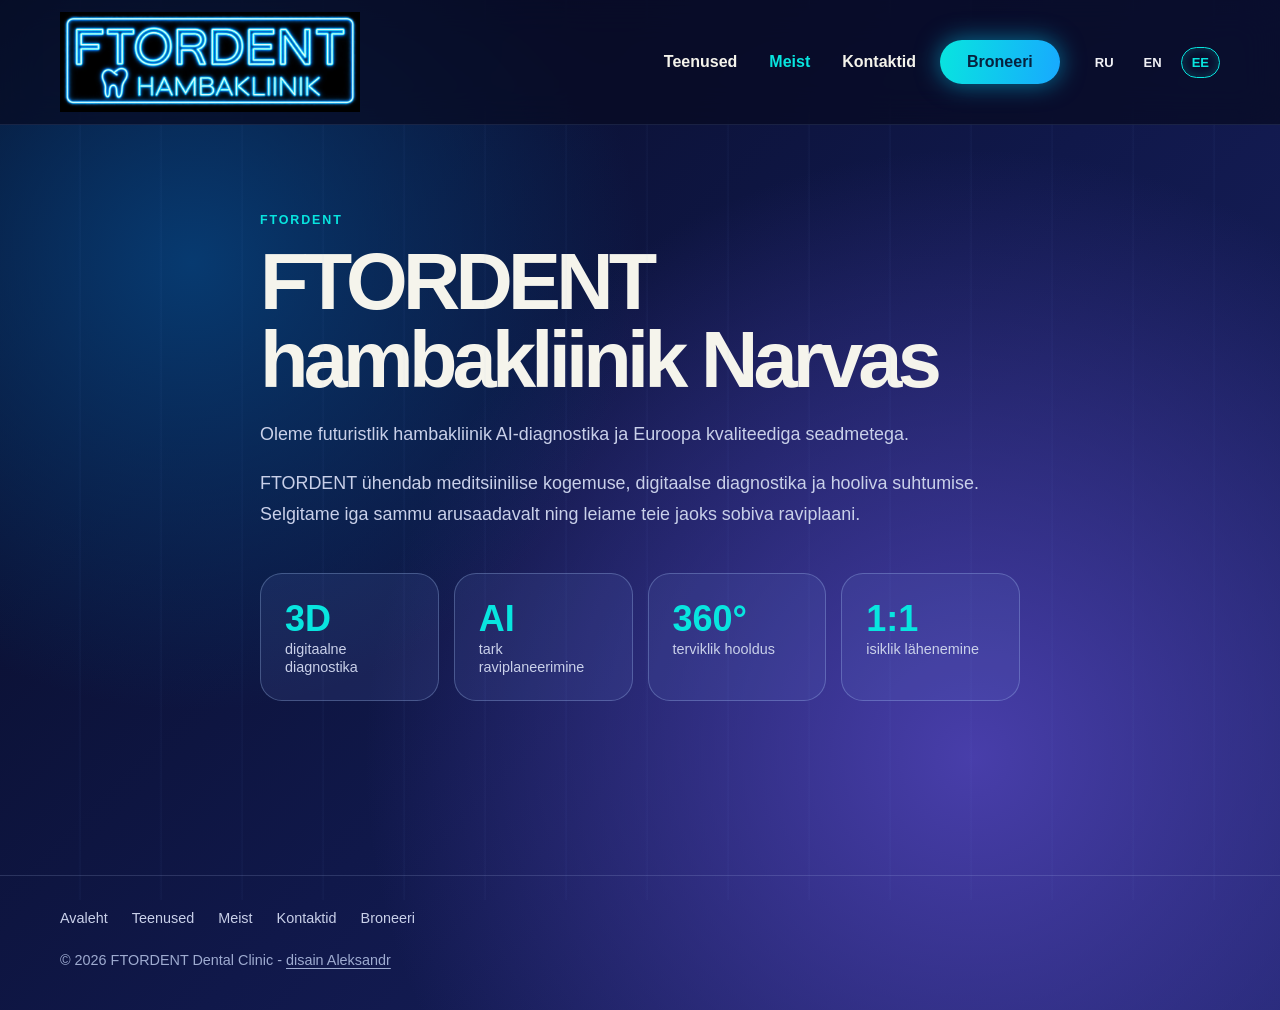
<file: about.html>
<!doctype html><html lang="et"><head><meta charset="utf-8"><meta name="viewport" content="width=device-width,initial-scale=1"><title>FTORDENT hambakliinik Narvas – Meist</title><link rel="stylesheet" href="site.css"><link rel="stylesheet" href="brand.css"><meta name="description" content="Tutvuge FTORDENT hambakliinikuga Narvas. Teave kliiniku ja ravile lähenemise kohta. Rahu 34a, telefon +372 53911527."><meta name="robots" content="index, follow"><link rel="canonical" href="https://ftordent.eu/about.html"><link rel="alternate" hreflang="et" href="https://ftordent.eu/about.html">
<link rel="alternate" hreflang="ru" href="https://ftordent.eu/ru/about.html">
<link rel="alternate" hreflang="en" href="https://ftordent.eu/en/about.html"><link rel="alternate" hreflang="x-default" href="https://ftordent.eu/about.html"><meta property="og:type" content="website"><meta property="og:title" content="FTORDENT hambakliinik Narvas – Meist"><meta property="og:description" content="Tutvuge FTORDENT hambakliinikuga Narvas. Teave kliiniku ja ravile lähenemise kohta. Rahu 34a, telefon +372 53911527."><meta property="og:url" content="https://ftordent.eu/about.html"><meta property="og:image" content="https://ftordent.eu/img/laud-edited.png"><script type="application/ld+json">{"@context":"https://schema.org","@type":"Dentist","@id":"https://ftordent.eu/#clinic","name":"FTORDENT","url":"https://ftordent.eu/","telephone":"+37253911527","email":"ftordent@mail.ru","image":"https://ftordent.eu/img/laud-edited.png","logo":"https://ftordent.eu/img/logo.jpg","address":{"@type":"PostalAddress","streetAddress":"Rahu 34a","addressLocality":"Narva","addressCountry":"EE"}}</script><link rel="stylesheet" href="seo.css"><link rel="icon" type="image/svg+xml" sizes="any" href="favicon.svg"></head><body><script>try{localStorage.setItem("ftordent-language","et")}catch{}</script><header><div class="wrap bar"><a class="logo" href="index.html"><img class="brand-image" src="img/logo.jpg" alt="FTORDENT Hambakliinik" width="1600" height="516"></a><nav><a href="services.html" data-t="services">Teenused</a><a class="active" href="about.html" data-t="about">Meist</a><a href="contacts.html" data-t="contacts">Kontaktid</a></nav><a class="book" href="contacts.html" data-t="book">Broneeri</a><div class="langs"><a class="lang" data-lang="ru" href="ru/about.html" lang="ru">RU</a><a class="lang" data-lang="en" href="en/about.html" lang="en">EN</a><a class="lang active" data-lang="et" href="about.html" lang="et" aria-current="page">EE</a></div></div></header><main class="wrap page about"><div class="eyebrow">FTORDENT</div><h1 data-t="aboutTitle">FTORDENT hambakliinik Narvas</h1><p class="lead" data-t="aboutLead">Oleme futuristlik hambakliinik AI-diagnostika ja Euroopa kvaliteediga seadmetega.</p><p data-t="aboutText">FTORDENT ühendab meditsiinilise kogemuse, digitaalse diagnostika ja hooliva suhtumise. Selgitame iga sammu arusaadavalt ning leiame teie jaoks sobiva raviplaani.</p><div class="stats"><div class="stat"><b>3D</b><span data-t="s1">digitaalne diagnostika</span></div><div class="stat"><b>AI</b><span data-t="s2">tark raviplaneerimine</span></div><div class="stat"><b>360°</b><span data-t="s3">terviklik hooldus</span></div><div class="stat"><b>1:1</b><span data-t="s4">isiklik lähenemine</span></div></div></main><footer><div class="wrap"><ul class="site-links"><li><a href="index.html">Avaleht</a></li><li><a href="services.html">Teenused</a></li><li><a href="about.html">Meist</a></li><li><a href="contacts.html">Kontaktid</a></li><li><a href="booking.html">Broneeri</a></li></ul>© 2026 FTORDENT Dental Clinic - <a href="https://www.facebook.com/alex.kruusi" style="text-decoration:underline;text-underline-offset:3px">disain Aleksandr</a></div></footer><script src="app.js"></script><script src="sms-client.js"></script></body></html>
</file>
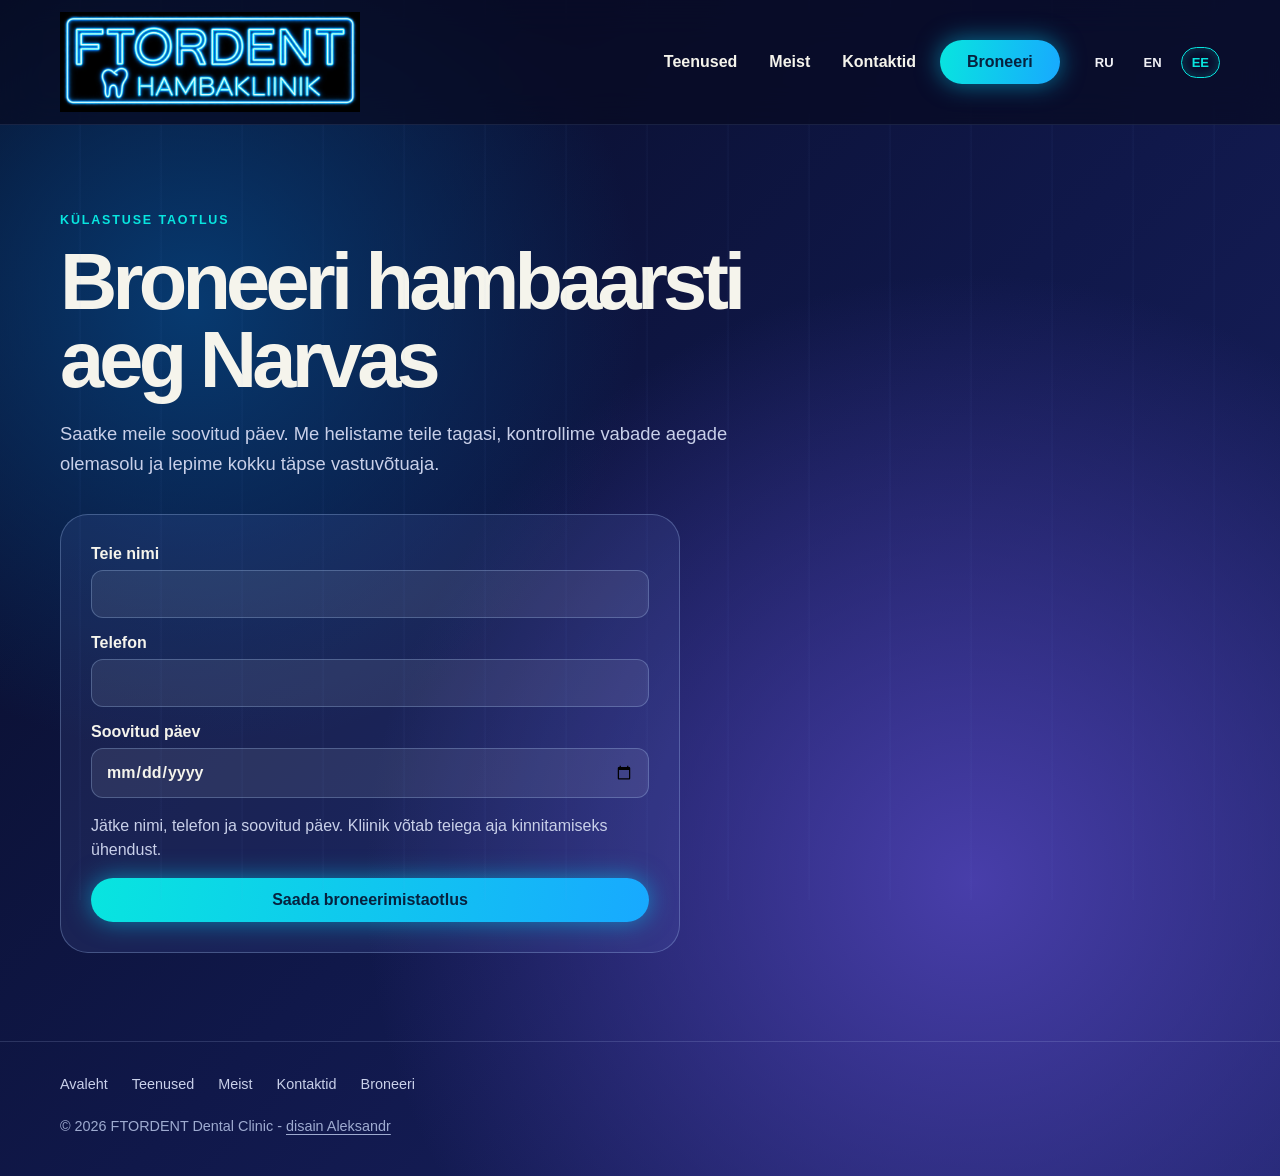
<file: booking.html>
<!doctype html><html lang="et"><head><meta charset="utf-8"><meta name="viewport" content="width=device-width,initial-scale=1"><title>Hambaarsti aja broneerimine Narvas – FTORDENT</title><link rel="stylesheet" href="site.css"><link rel="stylesheet" href="booking.css"><link rel="stylesheet" href="brand.css"><meta name="description" content="Saatke FTORDENT kliinikule hambaarsti vastuvõtuaja taotlus Narvas. Valige soovitud päev ja jätke telefon; täpne aeg kinnitatakse kliinikuga."><meta name="robots" content="index, follow"><link rel="canonical" href="https://ftordent.eu/booking.html"><link rel="alternate" hreflang="et" href="https://ftordent.eu/booking.html">
<link rel="alternate" hreflang="ru" href="https://ftordent.eu/ru/booking.html">
<link rel="alternate" hreflang="en" href="https://ftordent.eu/en/booking.html"><link rel="alternate" hreflang="x-default" href="https://ftordent.eu/booking.html"><meta property="og:type" content="website"><meta property="og:title" content="Hambaarsti aja broneerimine Narvas – FTORDENT"><meta property="og:description" content="Saatke FTORDENT kliinikule hambaarsti vastuvõtuaja taotlus Narvas. Valige soovitud päev ja jätke telefon; täpne aeg kinnitatakse kliinikuga."><meta property="og:url" content="https://ftordent.eu/booking.html"><meta property="og:image" content="https://ftordent.eu/img/laud-edited.png"><script type="application/ld+json">{"@context":"https://schema.org","@type":"Dentist","@id":"https://ftordent.eu/#clinic","name":"FTORDENT","url":"https://ftordent.eu/","telephone":"+37253911527","email":"ftordent@mail.ru","image":"https://ftordent.eu/img/laud-edited.png","logo":"https://ftordent.eu/img/logo.jpg","address":{"@type":"PostalAddress","streetAddress":"Rahu 34a","addressLocality":"Narva","addressCountry":"EE"}}</script><link rel="stylesheet" href="seo.css"><link rel="icon" type="image/svg+xml" sizes="any" href="favicon.svg"></head><body><script>try{localStorage.setItem("ftordent-language","et")}catch{}</script><header><div class="wrap bar"><a class="logo" href="index.html"><img class="brand-image" src="img/logo.jpg" alt="FTORDENT Hambakliinik" width="1600" height="516"></a><nav><a href="services.html" data-t="services">Teenused</a><a href="about.html" data-t="about">Meist</a><a href="contacts.html" data-t="contacts">Kontaktid</a></nav><a class="book" href="booking.html" data-t="book">Broneeri</a><div class="langs"><a class="lang" data-lang="ru" href="ru/booking.html" lang="ru">RU</a><a class="lang" data-lang="en" href="en/booking.html" lang="en">EN</a><a class="lang active" data-lang="et" href="booking.html" lang="et" aria-current="page">EE</a></div></div></header><main class="wrap page"><div class="eyebrow" data-b="tag">Külastuse taotlus</div><h1 data-b="title">Broneeri hambaarsti aeg Narvas</h1><p class="lead" data-b="lead">Saatke meile soovitud päev. Me helistame teile tagasi, kontrollime vabade aegade olemasolu ja lepime kokku täpse vastuvõtuaja.</p><form class="booking-form" id="booking-form"><label><span data-b="name">Teie nimi</span><input id="name" required autocomplete="name"></label><label><span data-b="phone">Telefon</span><input id="phone" required type="tel" autocomplete="tel"></label><label><span data-b="date">Soovitud päev</span><input id="date" required type="date"></label><p class="form-note" data-b="notice">Jätke nimi, telefon ja soovitud päev. Kliinik võtab teiega aja kinnitamiseks ühendust.</p><button class="primary" type="submit" data-b="send">Saada broneerimistaotlus</button></form></main><footer><div class="wrap"><ul class="site-links"><li><a href="index.html">Avaleht</a></li><li><a href="services.html">Teenused</a></li><li><a href="about.html">Meist</a></li><li><a href="contacts.html">Kontaktid</a></li><li><a href="booking.html">Broneeri</a></li></ul>© 2026 FTORDENT Dental Clinic - <a href="https://www.facebook.com/alex.kruusi" style="text-decoration:underline;text-underline-offset:3px">disain Aleksandr</a></div></footer><script src="app.js"></script><script src="booking.js"></script><script src="sms-client.js"></script></body></html>
</file>
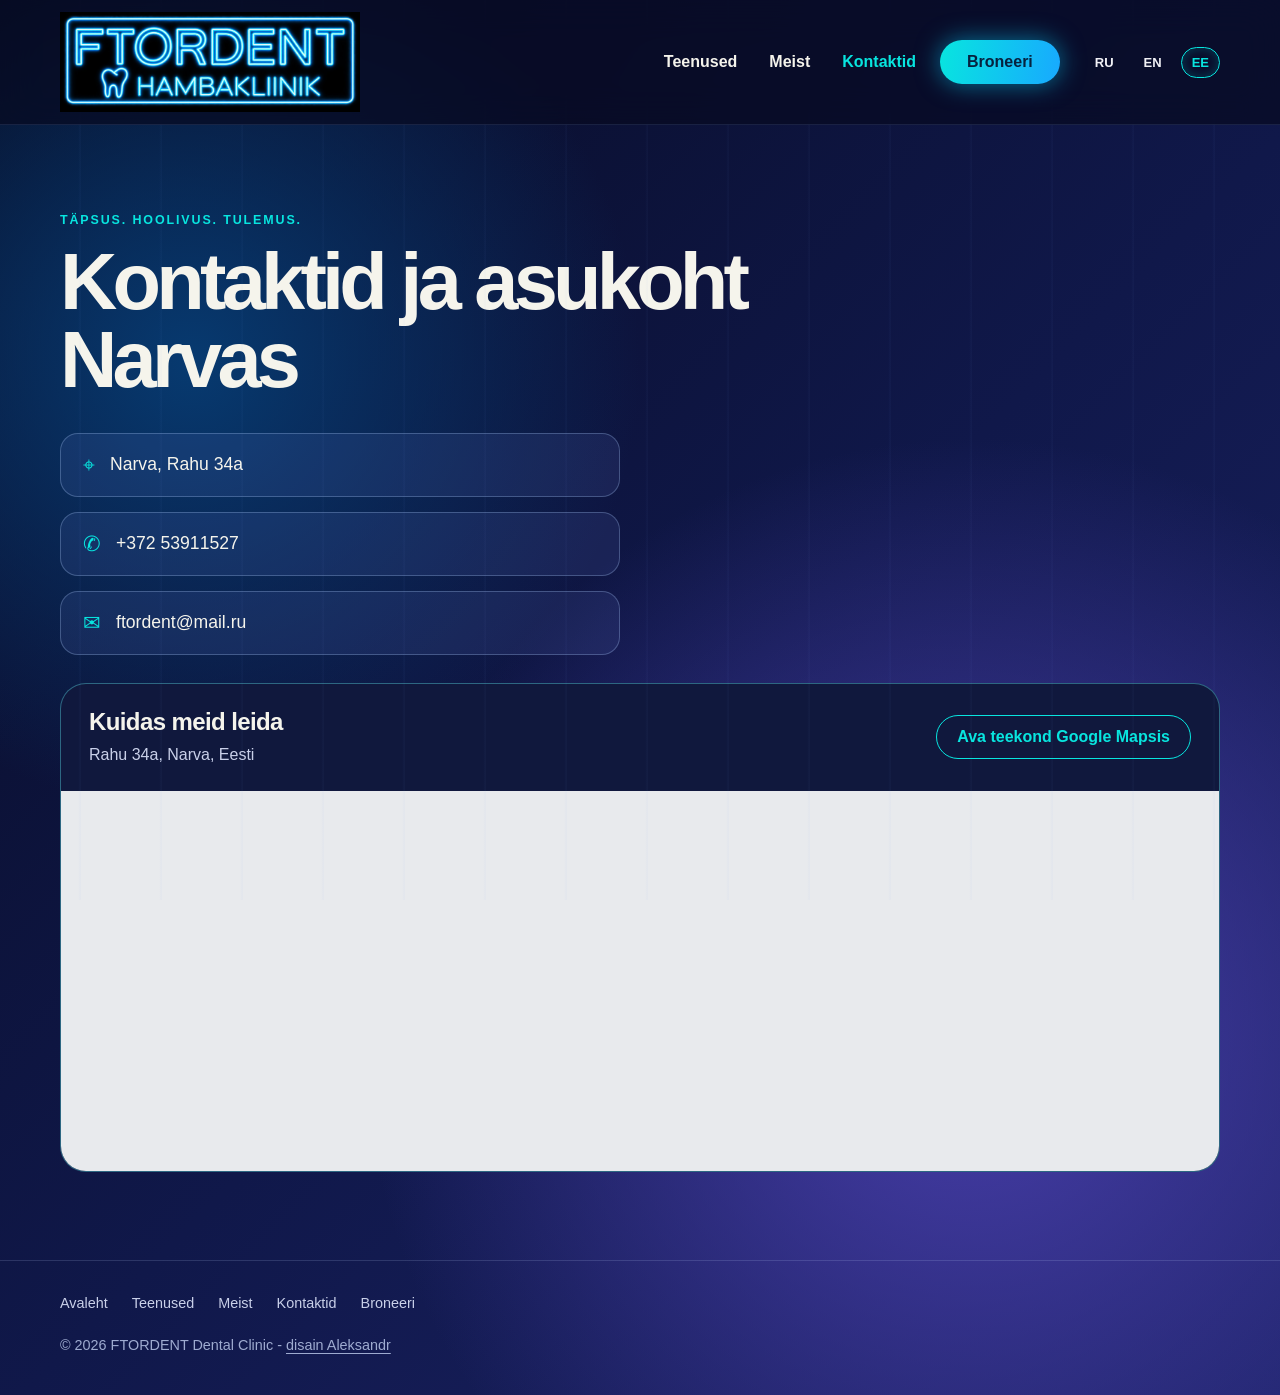
<file: contacts.html>
<!doctype html><html lang="et"><head><meta charset="utf-8"><meta name="viewport" content="width=device-width,initial-scale=1"><title>FTORDENT kontaktid – Rahu 34a, Narva</title><link rel="stylesheet" href="site.css"><link rel="stylesheet" href="brand.css"><link rel="stylesheet" href="map.css"><meta name="description" content="FTORDENT hambakliiniku aadress, telefon ja Google Mapsi kaart. Rahu 34a, Narva. Helistage +372 53911527 või kirjutage ftordent@mail.ru."><meta name="robots" content="index, follow"><link rel="canonical" href="https://ftordent.eu/contacts.html"><link rel="alternate" hreflang="et" href="https://ftordent.eu/contacts.html">
<link rel="alternate" hreflang="ru" href="https://ftordent.eu/ru/contacts.html">
<link rel="alternate" hreflang="en" href="https://ftordent.eu/en/contacts.html"><link rel="alternate" hreflang="x-default" href="https://ftordent.eu/contacts.html"><meta property="og:type" content="website"><meta property="og:title" content="FTORDENT kontaktid – Rahu 34a, Narva"><meta property="og:description" content="FTORDENT hambakliiniku aadress, telefon ja Google Mapsi kaart. Rahu 34a, Narva. Helistage +372 53911527 või kirjutage ftordent@mail.ru."><meta property="og:url" content="https://ftordent.eu/contacts.html"><meta property="og:image" content="https://ftordent.eu/img/laud-edited.png"><script type="application/ld+json">{"@context":"https://schema.org","@type":"Dentist","@id":"https://ftordent.eu/#clinic","name":"FTORDENT","url":"https://ftordent.eu/","telephone":"+37253911527","email":"ftordent@mail.ru","image":"https://ftordent.eu/img/laud-edited.png","logo":"https://ftordent.eu/img/logo.jpg","address":{"@type":"PostalAddress","streetAddress":"Rahu 34a","addressLocality":"Narva","addressCountry":"EE"}}</script><link rel="stylesheet" href="seo.css"><link rel="icon" type="image/svg+xml" sizes="any" href="favicon.svg"></head><body><script>try{localStorage.setItem("ftordent-language","et")}catch{}</script><header><div class="wrap bar"><a class="logo" href="index.html"><img class="brand-image" src="img/logo.jpg" alt="FTORDENT Hambakliinik" width="1600" height="516"></a><nav><a href="services.html" data-t="services">Teenused</a><a href="about.html" data-t="about">Meist</a><a class="active" href="contacts.html" data-t="contacts">Kontaktid</a></nav><a class="book" href="mailto:ftordent@mail.ru" data-t="book">Broneeri</a><div class="langs"><a class="lang" data-lang="ru" href="ru/contacts.html" lang="ru">RU</a><a class="lang" data-lang="en" href="en/contacts.html" lang="en">EN</a><a class="lang active" data-lang="et" href="contacts.html" lang="et" aria-current="page">EE</a></div></div></header><main class="wrap page"><div class="eyebrow" data-t="tag">Täpsus. Hoolivus. Tulemus.</div><h1 data-t="contactTitle">Kontaktid ja asukoht Narvas</h1><div class="contacts"><div class="contact-item"><i>⌖</i><span data-t="address">Narva, Rahu 34a</span></div><a class="contact-item" href="tel:+37253911527"><i>✆</i>+372 53911527</a><a class="contact-item" href="mailto:ftordent@mail.ru"><i>✉</i>ftordent@mail.ru</a></div><div class="clinic-map"><div class="clinic-map__header"><div><h2 class="clinic-map__title" data-map="title">Kuidas meid leida</h2><p class="clinic-map__address">Rahu 34a, Narva, Eesti</p></div><a class="clinic-map__route" href="https://www.google.com/maps/dir/?api=1&amp;destination=Rahu%2034a%2C%20Narva%2C%20Estonia" target="_blank" rel="noopener noreferrer" data-map="route">Ava teekond Google Mapsis</a></div><iframe title="Kaart: FTORDENT, Rahu 34a, Narva" src="https://maps.google.com/maps?q=Rahu%2034a%2C%20Narva%2C%20Estonia&amp;z=17&amp;output=embed" width="1160" height="380" loading="lazy" referrerpolicy="strict-origin-when-cross-origin" allowfullscreen></iframe></div></main><footer><div class="wrap"><ul class="site-links"><li><a href="index.html">Avaleht</a></li><li><a href="services.html">Teenused</a></li><li><a href="about.html">Meist</a></li><li><a href="contacts.html">Kontaktid</a></li><li><a href="booking.html">Broneeri</a></li></ul>© 2026 FTORDENT Dental Clinic - <a href="https://www.facebook.com/alex.kruusi" style="text-decoration:underline;text-underline-offset:3px">disain Aleksandr</a></div></footer><script src="app.js"></script><script src="sms-client.js"></script><script src="map.js"></script></body></html>
</file>
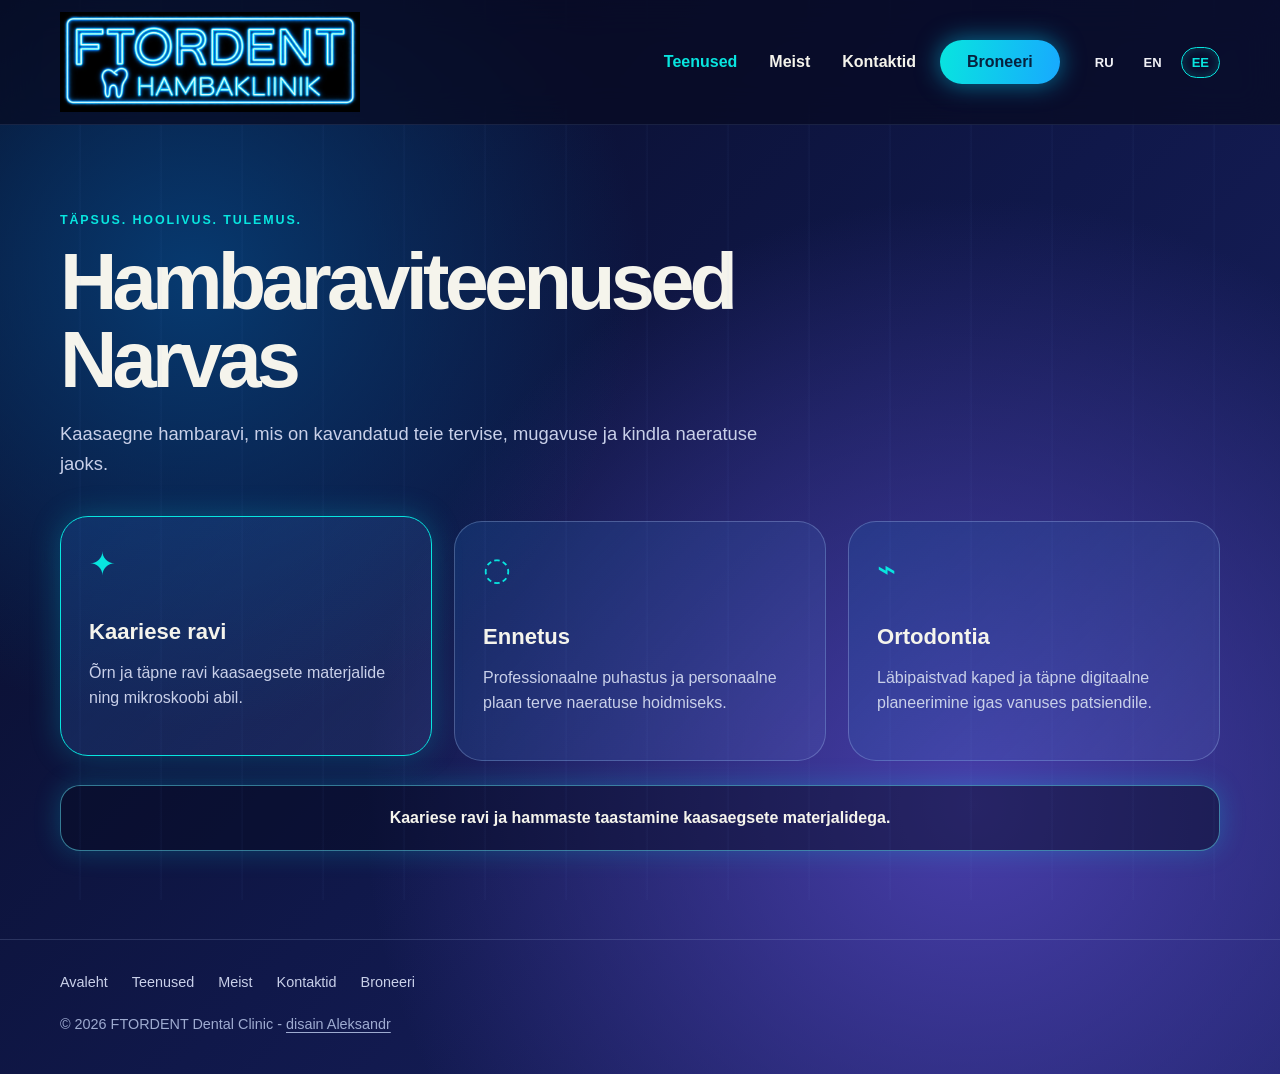
<file: services.html>
<!doctype html><html lang="et"><head><meta charset="utf-8"><meta name="viewport" content="width=device-width,initial-scale=1"><title>Hambaraviteenused Narvas – FTORDENT</title><link rel="stylesheet" href="site.css"><link rel="stylesheet" href="brand.css"><meta name="description" content="Tutvuge FTORDENT hambaraviteenustega Narvas: kaariese ravi, hammaste ennetav hooldus ja ortodontia. Kliinik asub aadressil Rahu 34a."><meta name="robots" content="index, follow"><link rel="canonical" href="https://ftordent.eu/services.html"><link rel="alternate" hreflang="et" href="https://ftordent.eu/services.html">
<link rel="alternate" hreflang="ru" href="https://ftordent.eu/ru/services.html">
<link rel="alternate" hreflang="en" href="https://ftordent.eu/en/services.html"><link rel="alternate" hreflang="x-default" href="https://ftordent.eu/services.html"><meta property="og:type" content="website"><meta property="og:title" content="Hambaraviteenused Narvas – FTORDENT"><meta property="og:description" content="Tutvuge FTORDENT hambaraviteenustega Narvas: kaariese ravi, hammaste ennetav hooldus ja ortodontia. Kliinik asub aadressil Rahu 34a."><meta property="og:url" content="https://ftordent.eu/services.html"><meta property="og:image" content="https://ftordent.eu/img/laud-edited.png"><script type="application/ld+json">{"@context":"https://schema.org","@type":"Dentist","@id":"https://ftordent.eu/#clinic","name":"FTORDENT","url":"https://ftordent.eu/","telephone":"+37253911527","email":"ftordent@mail.ru","image":"https://ftordent.eu/img/laud-edited.png","logo":"https://ftordent.eu/img/logo.jpg","address":{"@type":"PostalAddress","streetAddress":"Rahu 34a","addressLocality":"Narva","addressCountry":"EE"}}</script><link rel="stylesheet" href="seo.css"><link rel="icon" type="image/svg+xml" sizes="any" href="favicon.svg"></head><body><script>try{localStorage.setItem("ftordent-language","et")}catch{}</script><header><div class="wrap bar"><a class="logo" href="index.html"><img class="brand-image" src="img/logo.jpg" alt="FTORDENT Hambakliinik" width="1600" height="516"></a><nav><a class="active" href="services.html" data-t="services">Teenused</a><a href="about.html" data-t="about">Meist</a><a href="contacts.html" data-t="contacts">Kontaktid</a></nav><a class="book" href="contacts.html" data-t="book">Broneeri</a><div class="langs"><a class="lang" data-lang="ru" href="ru/services.html" lang="ru">RU</a><a class="lang" data-lang="en" href="en/services.html" lang="en">EN</a><a class="lang active" data-lang="et" href="services.html" lang="et" aria-current="page">EE</a></div></div></header><main class="wrap page"><div class="eyebrow" data-t="tag">Täpsus. Hoolivus. Tulemus.</div><h1 data-t="serviceTitle">Hambaraviteenused Narvas</h1><p class="lead" data-t="serviceLead">Kaasaegne hambaravi, mis on kavandatud teie tervise, mugavuse ja kindla naeratuse jaoks.</p><div class="grid"><article class="card active" data-info="i1"><div class="icon">✦</div><h3 data-t="c1">Kaariese ravi</h3><p data-t="c1d">Õrn ja täpne ravi kaasaegsete materjalide ning mikroskoobi abil.</p></article><article class="card" data-info="i2"><div class="icon">◌</div><h3 data-t="c2">Ennetus</h3><p data-t="c2d">Professionaalne puhastus ja personaalne plaan terve naeratuse hoidmiseks.</p></article><article class="card" data-info="i3"><div class="icon">⌁</div><h3 data-t="c3">Ortodontia</h3><p data-t="c3d">Läbipaistvad kaped ja täpne digitaalne planeerimine igas vanuses patsiendile.</p></article></div><div class="info" id="service-info" data-t="i1">Kaariese ravi ja hammaste taastamine kaasaegsete materjalidega.</div></main><footer><div class="wrap"><ul class="site-links"><li><a href="index.html">Avaleht</a></li><li><a href="services.html">Teenused</a></li><li><a href="about.html">Meist</a></li><li><a href="contacts.html">Kontaktid</a></li><li><a href="booking.html">Broneeri</a></li></ul>© 2026 FTORDENT Dental Clinic - <a href="https://www.facebook.com/alex.kruusi" style="text-decoration:underline;text-underline-offset:3px">disain Aleksandr</a></div></footer><script src="app.js"></script><script src="sms-client.js"></script></body></html>
</file>
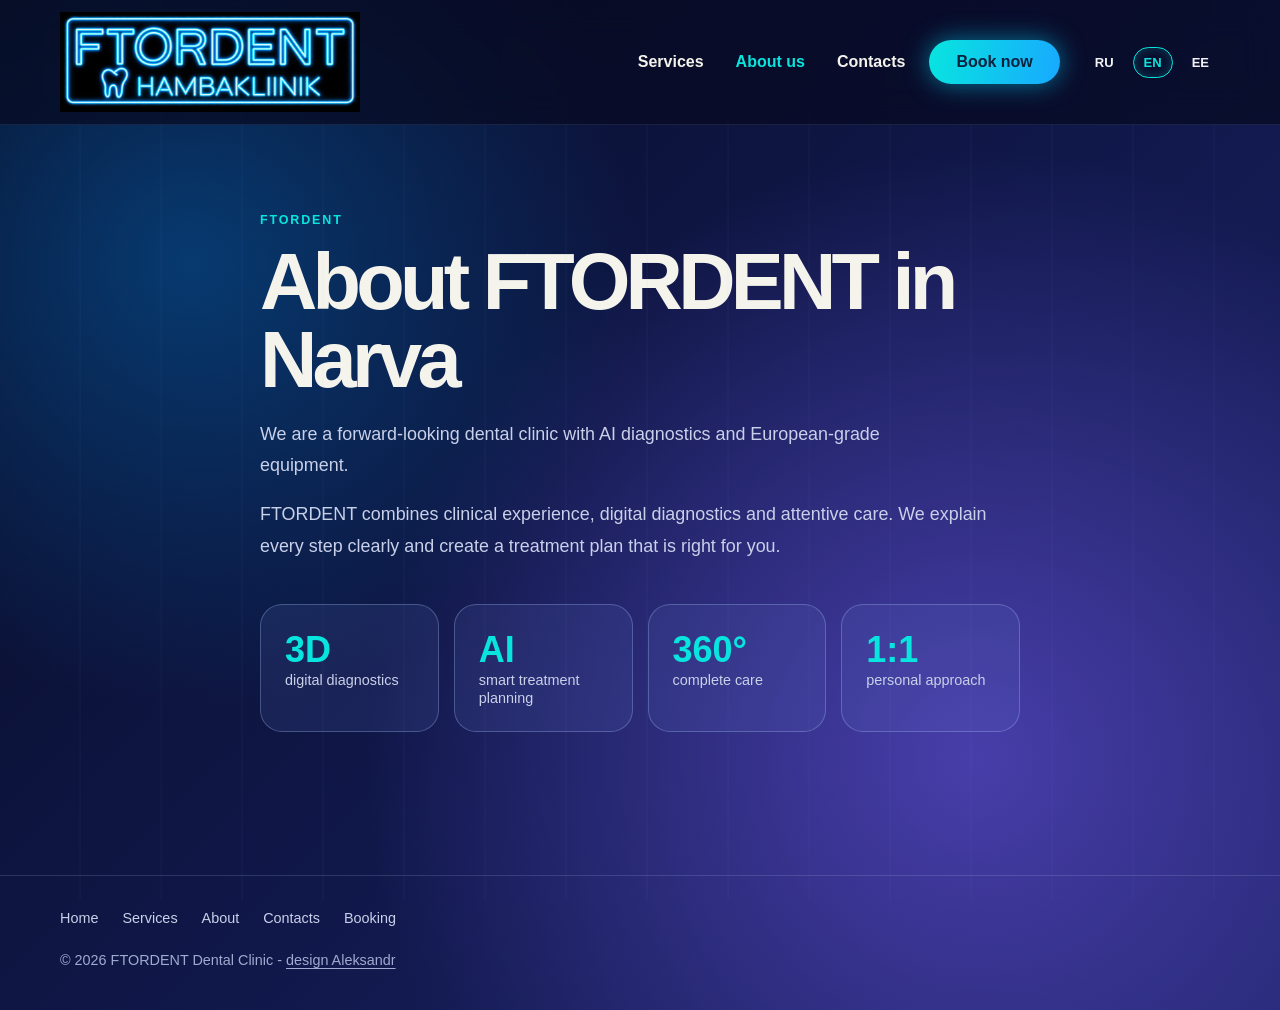
<file: en/about.html>
<!doctype html><html lang="en"><head><meta charset="utf-8"><meta name="viewport" content="width=device-width,initial-scale=1"><title>About FTORDENT Dental Clinic in Narva</title><link rel="stylesheet" href="../site.css"><link rel="stylesheet" href="../brand.css"><meta name="description" content="Learn about FTORDENT dental clinic in Narva and its approach to dental care. Address: Rahu 34a. Telephone: +372 53911527."><meta name="robots" content="index, follow"><link rel="canonical" href="https://ftordent.eu/en/about.html"><link rel="alternate" hreflang="et" href="https://ftordent.eu/about.html">
<link rel="alternate" hreflang="ru" href="https://ftordent.eu/ru/about.html">
<link rel="alternate" hreflang="en" href="https://ftordent.eu/en/about.html"><link rel="alternate" hreflang="x-default" href="https://ftordent.eu/about.html"><meta property="og:type" content="website"><meta property="og:title" content="About FTORDENT Dental Clinic in Narva"><meta property="og:description" content="Learn about FTORDENT dental clinic in Narva and its approach to dental care. Address: Rahu 34a. Telephone: +372 53911527."><meta property="og:url" content="https://ftordent.eu/en/about.html"><meta property="og:image" content="https://ftordent.eu/img/laud-edited.png"><script type="application/ld+json">{"@context":"https://schema.org","@type":"Dentist","@id":"https://ftordent.eu/#clinic","name":"FTORDENT","url":"https://ftordent.eu/","telephone":"+37253911527","email":"ftordent@mail.ru","image":"https://ftordent.eu/img/laud-edited.png","logo":"https://ftordent.eu/img/logo.jpg","address":{"@type":"PostalAddress","streetAddress":"Rahu 34a","addressLocality":"Narva","addressCountry":"EE"}}</script><link rel="stylesheet" href="../seo.css"><link rel="icon" type="image/svg+xml" sizes="any" href="../favicon.svg"></head><body><script>try{localStorage.setItem("ftordent-language","en")}catch{}</script><header><div class="wrap bar"><a class="logo" href="index.html"><img class="brand-image" src="../img/logo.jpg" alt="FTORDENT Hambakliinik" width="1600" height="516"></a><nav><a href="services.html" data-t="services">Services</a><a class="active" href="about.html" data-t="about">About us</a><a href="contacts.html" data-t="contacts">Contacts</a></nav><a class="book" href="contacts.html" data-t="book">Book now</a><div class="langs"><a class="lang" data-lang="ru" href="../ru/about.html" lang="ru">RU</a><a class="lang active" data-lang="en" href="../en/about.html" lang="en" aria-current="page">EN</a><a class="lang" data-lang="et" href="../about.html" lang="et">EE</a></div></div></header><main class="wrap page about"><div class="eyebrow">FTORDENT</div><h1 data-t="aboutTitle">About FTORDENT in Narva</h1><p class="lead" data-t="aboutLead">We are a forward-looking dental clinic with AI diagnostics and European-grade equipment.</p><p data-t="aboutText">FTORDENT combines clinical experience, digital diagnostics and attentive care. We explain every step clearly and create a treatment plan that is right for you.</p><div class="stats"><div class="stat"><b>3D</b><span data-t="s1">digital diagnostics</span></div><div class="stat"><b>AI</b><span data-t="s2">smart treatment planning</span></div><div class="stat"><b>360°</b><span data-t="s3">complete care</span></div><div class="stat"><b>1:1</b><span data-t="s4">personal approach</span></div></div></main><footer><div class="wrap"><ul class="site-links"><li><a href="index.html">Home</a></li><li><a href="services.html">Services</a></li><li><a href="about.html">About</a></li><li><a href="contacts.html">Contacts</a></li><li><a href="booking.html">Booking</a></li></ul>© 2026 FTORDENT Dental Clinic - <a href="https://www.facebook.com/alex.kruusi" style="text-decoration:underline;text-underline-offset:3px">design Aleksandr</a></div></footer><script src="../app.js"></script><script src="../sms-client.js"></script></body></html>
</file>
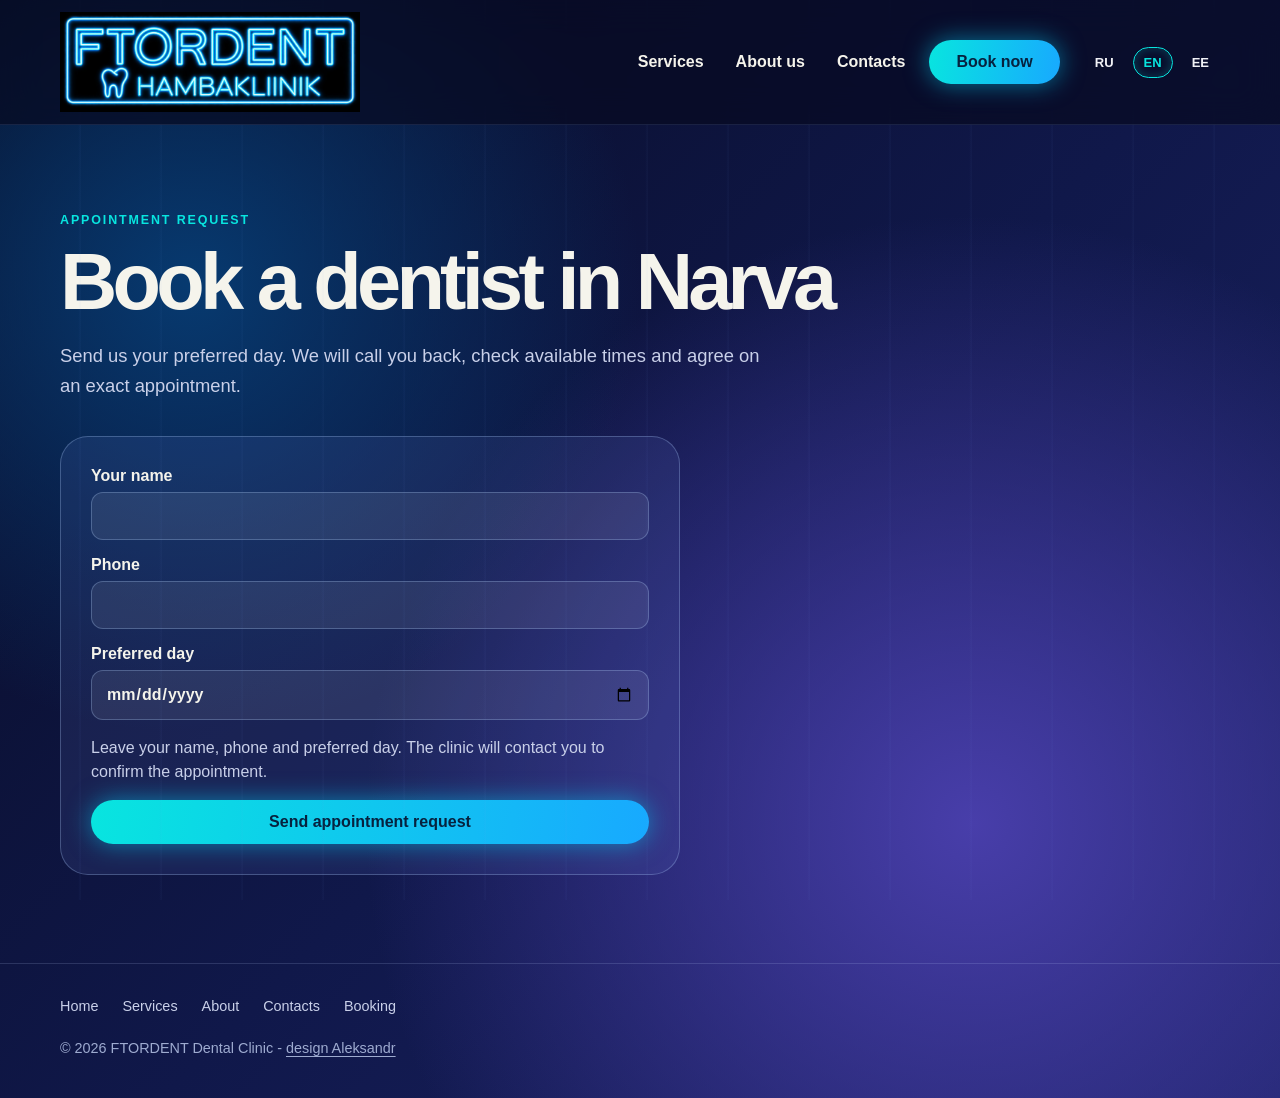
<file: en/booking.html>
<!doctype html><html lang="en"><head><meta charset="utf-8"><meta name="viewport" content="width=device-width,initial-scale=1"><title>Book a Dentist in Narva – FTORDENT</title><link rel="stylesheet" href="../site.css"><link rel="stylesheet" href="../booking.css"><link rel="stylesheet" href="../brand.css"><meta name="description" content="Request a dental appointment at FTORDENT in Narva. Leave your name, phone and preferred day. The clinic will confirm the appointment time."><meta name="robots" content="index, follow"><link rel="canonical" href="https://ftordent.eu/en/booking.html"><link rel="alternate" hreflang="et" href="https://ftordent.eu/booking.html">
<link rel="alternate" hreflang="ru" href="https://ftordent.eu/ru/booking.html">
<link rel="alternate" hreflang="en" href="https://ftordent.eu/en/booking.html"><link rel="alternate" hreflang="x-default" href="https://ftordent.eu/booking.html"><meta property="og:type" content="website"><meta property="og:title" content="Book a Dentist in Narva – FTORDENT"><meta property="og:description" content="Request a dental appointment at FTORDENT in Narva. Leave your name, phone and preferred day. The clinic will confirm the appointment time."><meta property="og:url" content="https://ftordent.eu/en/booking.html"><meta property="og:image" content="https://ftordent.eu/img/laud-edited.png"><script type="application/ld+json">{"@context":"https://schema.org","@type":"Dentist","@id":"https://ftordent.eu/#clinic","name":"FTORDENT","url":"https://ftordent.eu/","telephone":"+37253911527","email":"ftordent@mail.ru","image":"https://ftordent.eu/img/laud-edited.png","logo":"https://ftordent.eu/img/logo.jpg","address":{"@type":"PostalAddress","streetAddress":"Rahu 34a","addressLocality":"Narva","addressCountry":"EE"}}</script><link rel="stylesheet" href="../seo.css"><link rel="icon" type="image/svg+xml" sizes="any" href="../favicon.svg"></head><body><script>try{localStorage.setItem("ftordent-language","en")}catch{}</script><header><div class="wrap bar"><a class="logo" href="index.html"><img class="brand-image" src="../img/logo.jpg" alt="FTORDENT Hambakliinik" width="1600" height="516"></a><nav><a href="services.html" data-t="services">Services</a><a href="about.html" data-t="about">About us</a><a href="contacts.html" data-t="contacts">Contacts</a></nav><a class="book" href="booking.html" data-t="book">Book now</a><div class="langs"><a class="lang" data-lang="ru" href="../ru/booking.html" lang="ru">RU</a><a class="lang active" data-lang="en" href="../en/booking.html" lang="en" aria-current="page">EN</a><a class="lang" data-lang="et" href="../booking.html" lang="et">EE</a></div></div></header><main class="wrap page"><div class="eyebrow" data-b="tag">Appointment request</div><h1 data-b="title">Book a dentist in Narva</h1><p class="lead" data-b="lead">Send us your preferred day. We will call you back, check available times and agree on an exact appointment.</p><form class="booking-form" id="booking-form"><label><span data-b="name">Your name</span><input id="name" required autocomplete="name"></label><label><span data-b="phone">Phone</span><input id="phone" required type="tel" autocomplete="tel"></label><label><span data-b="date">Preferred day</span><input id="date" required type="date"></label><p class="form-note" data-b="notice">Leave your name, phone and preferred day. The clinic will contact you to confirm the appointment.</p><button class="primary" type="submit" data-b="send">Send appointment request</button></form></main><footer><div class="wrap"><ul class="site-links"><li><a href="index.html">Home</a></li><li><a href="services.html">Services</a></li><li><a href="about.html">About</a></li><li><a href="contacts.html">Contacts</a></li><li><a href="booking.html">Booking</a></li></ul>© 2026 FTORDENT Dental Clinic - <a href="https://www.facebook.com/alex.kruusi" style="text-decoration:underline;text-underline-offset:3px">design Aleksandr</a></div></footer><script src="../app.js"></script><script src="../booking.js"></script><script src="../sms-client.js"></script></body></html>
</file>
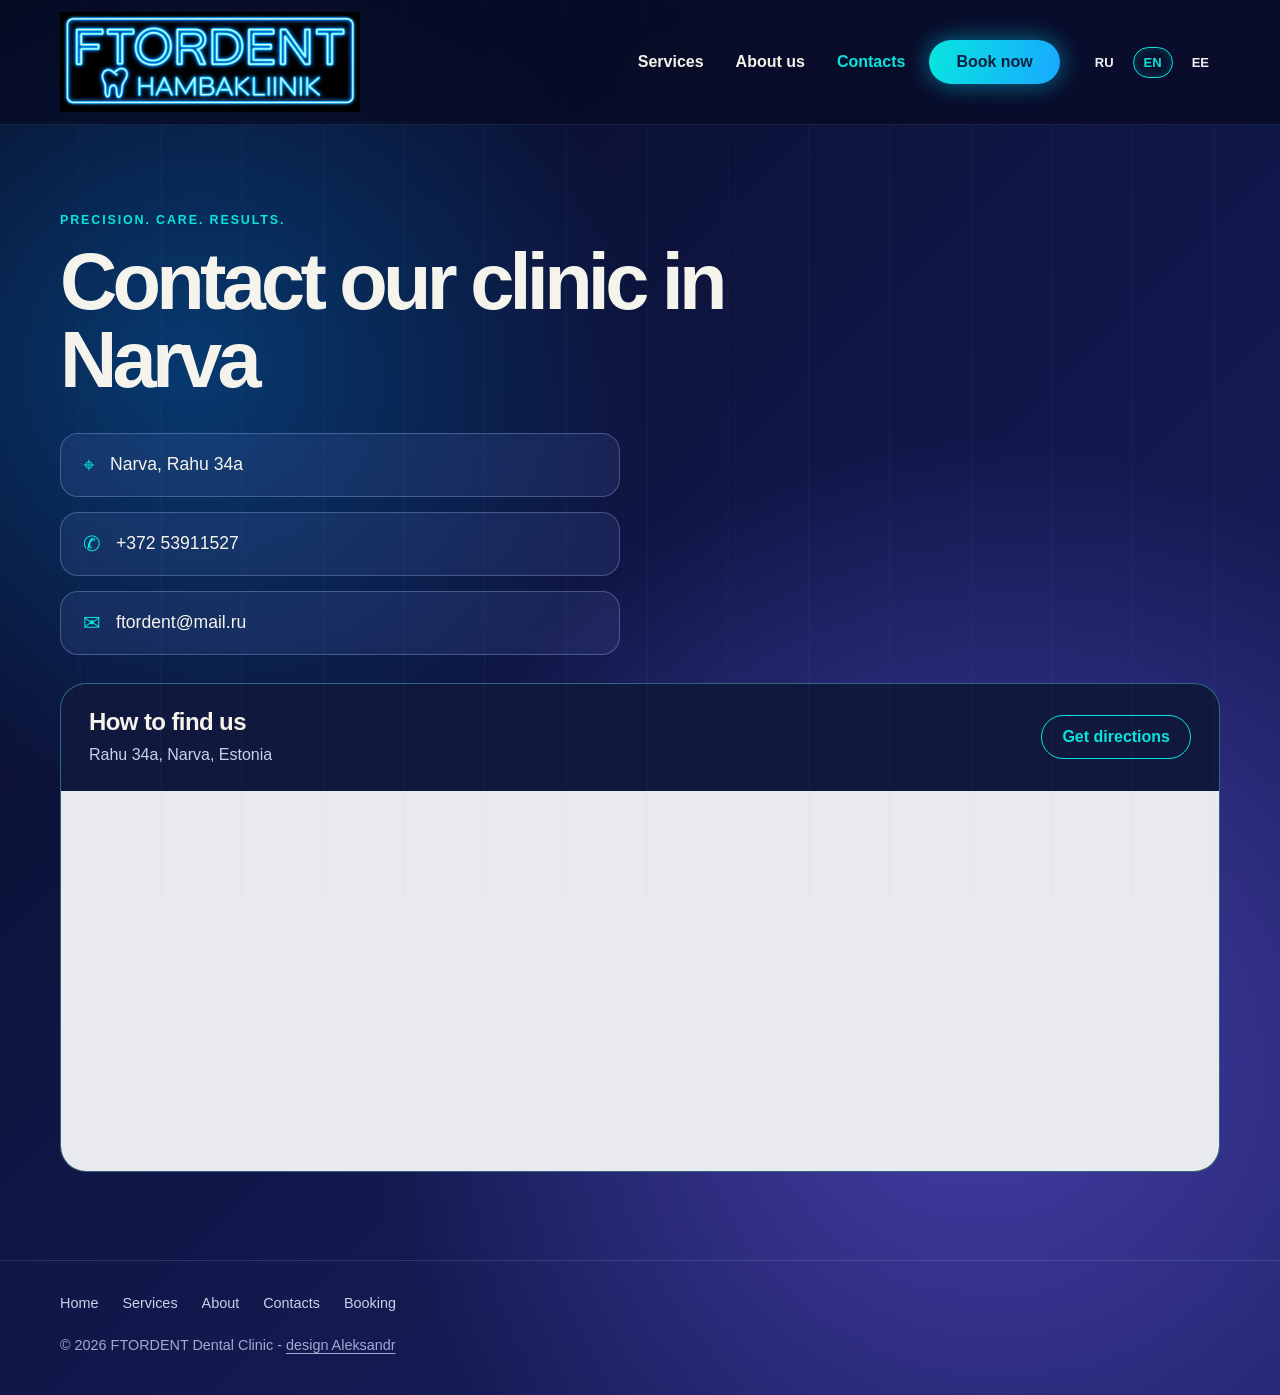
<file: en/contacts.html>
<!doctype html><html lang="en"><head><meta charset="utf-8"><meta name="viewport" content="width=device-width,initial-scale=1"><title>Contact FTORDENT – Rahu 34a, Narva</title><link rel="stylesheet" href="../site.css"><link rel="stylesheet" href="../brand.css"><link rel="stylesheet" href="../map.css"><meta name="description" content="Contact FTORDENT dental clinic at Rahu 34a, Narva. Call +372 53911527 or email ftordent@mail.ru. View the Google map and get directions."><meta name="robots" content="index, follow"><link rel="canonical" href="https://ftordent.eu/en/contacts.html"><link rel="alternate" hreflang="et" href="https://ftordent.eu/contacts.html">
<link rel="alternate" hreflang="ru" href="https://ftordent.eu/ru/contacts.html">
<link rel="alternate" hreflang="en" href="https://ftordent.eu/en/contacts.html"><link rel="alternate" hreflang="x-default" href="https://ftordent.eu/contacts.html"><meta property="og:type" content="website"><meta property="og:title" content="Contact FTORDENT – Rahu 34a, Narva"><meta property="og:description" content="Contact FTORDENT dental clinic at Rahu 34a, Narva. Call +372 53911527 or email ftordent@mail.ru. View the Google map and get directions."><meta property="og:url" content="https://ftordent.eu/en/contacts.html"><meta property="og:image" content="https://ftordent.eu/img/laud-edited.png"><script type="application/ld+json">{"@context":"https://schema.org","@type":"Dentist","@id":"https://ftordent.eu/#clinic","name":"FTORDENT","url":"https://ftordent.eu/","telephone":"+37253911527","email":"ftordent@mail.ru","image":"https://ftordent.eu/img/laud-edited.png","logo":"https://ftordent.eu/img/logo.jpg","address":{"@type":"PostalAddress","streetAddress":"Rahu 34a","addressLocality":"Narva","addressCountry":"EE"}}</script><link rel="stylesheet" href="../seo.css"><link rel="icon" type="image/svg+xml" sizes="any" href="../favicon.svg"></head><body><script>try{localStorage.setItem("ftordent-language","en")}catch{}</script><header><div class="wrap bar"><a class="logo" href="index.html"><img class="brand-image" src="../img/logo.jpg" alt="FTORDENT Hambakliinik" width="1600" height="516"></a><nav><a href="services.html" data-t="services">Services</a><a href="about.html" data-t="about">About us</a><a class="active" href="contacts.html" data-t="contacts">Contacts</a></nav><a class="book" href="mailto:ftordent@mail.ru" data-t="book">Book now</a><div class="langs"><a class="lang" data-lang="ru" href="../ru/contacts.html" lang="ru">RU</a><a class="lang active" data-lang="en" href="../en/contacts.html" lang="en" aria-current="page">EN</a><a class="lang" data-lang="et" href="../contacts.html" lang="et">EE</a></div></div></header><main class="wrap page"><div class="eyebrow" data-t="tag">Precision. Care. Results.</div><h1 data-t="contactTitle">Contact our clinic in Narva</h1><div class="contacts"><div class="contact-item"><i>⌖</i><span data-t="address">Narva, Rahu 34a</span></div><a class="contact-item" href="tel:+37253911527"><i>✆</i>+372 53911527</a><a class="contact-item" href="mailto:ftordent@mail.ru"><i>✉</i>ftordent@mail.ru</a></div><div class="clinic-map"><div class="clinic-map__header"><div><h2 class="clinic-map__title" data-map="title">How to find us</h2><p class="clinic-map__address">Rahu 34a, Narva, Estonia</p></div><a class="clinic-map__route" href="https://www.google.com/maps/dir/?api=1&amp;destination=Rahu%2034a%2C%20Narva%2C%20Estonia" target="_blank" rel="noopener noreferrer" data-map="route">Get directions</a></div><iframe title="Kaart: FTORDENT, Rahu 34a, Narva" src="https://maps.google.com/maps?q=Rahu%2034a%2C%20Narva%2C%20Estonia&amp;z=17&amp;output=embed" width="1160" height="380" loading="lazy" referrerpolicy="strict-origin-when-cross-origin" allowfullscreen></iframe></div></main><footer><div class="wrap"><ul class="site-links"><li><a href="index.html">Home</a></li><li><a href="services.html">Services</a></li><li><a href="about.html">About</a></li><li><a href="contacts.html">Contacts</a></li><li><a href="booking.html">Booking</a></li></ul>© 2026 FTORDENT Dental Clinic - <a href="https://www.facebook.com/alex.kruusi" style="text-decoration:underline;text-underline-offset:3px">design Aleksandr</a></div></footer><script src="../app.js"></script><script src="../sms-client.js"></script><script src="../map.js"></script></body></html>
</file>
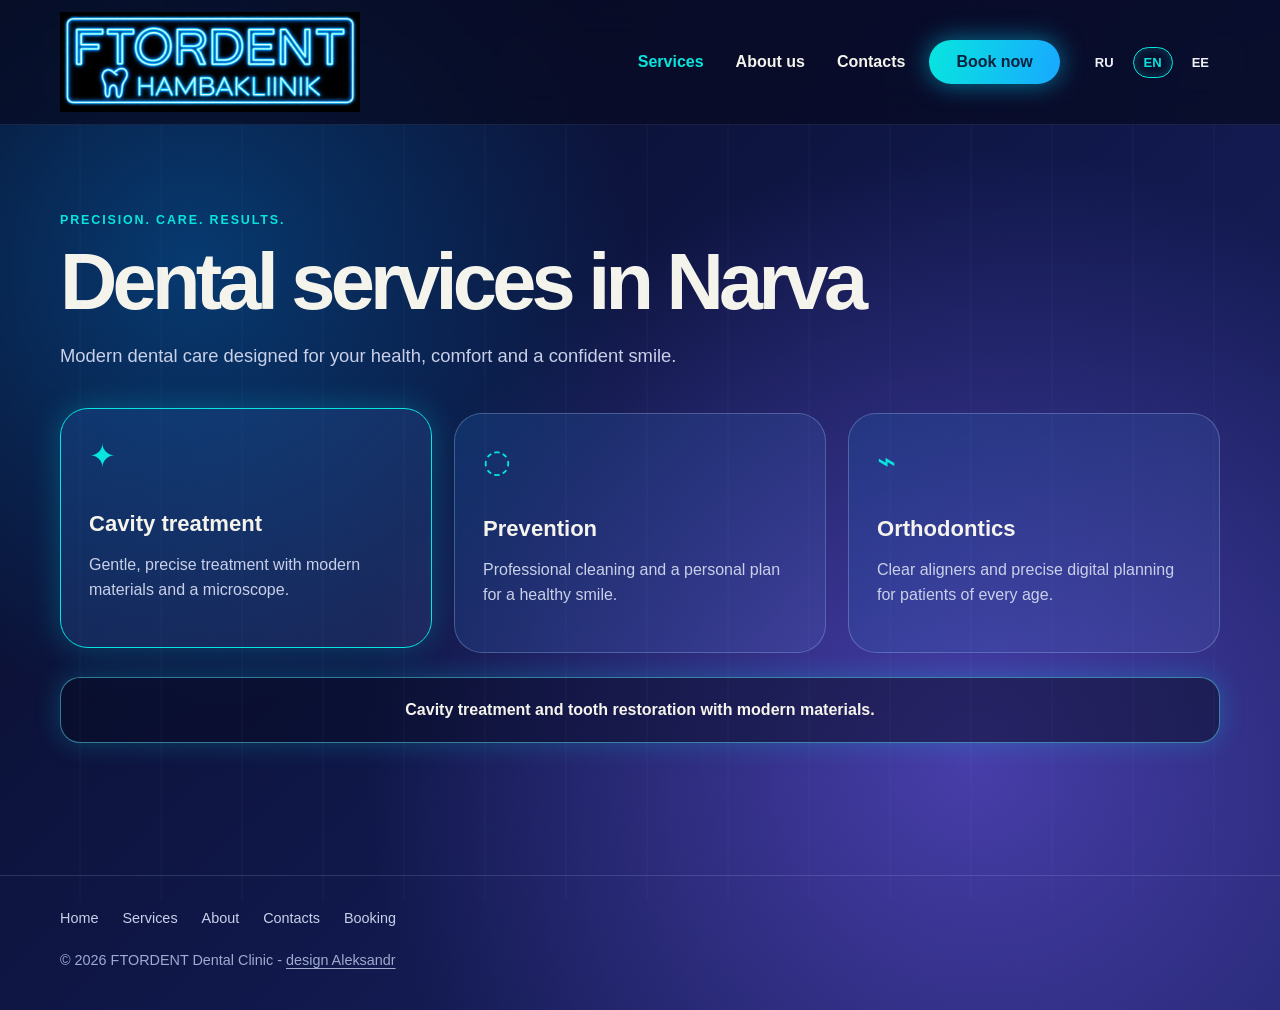
<file: en/services.html>
<!doctype html><html lang="en"><head><meta charset="utf-8"><meta name="viewport" content="width=device-width,initial-scale=1"><title>Dental Services in Narva – FTORDENT</title><link rel="stylesheet" href="../site.css"><link rel="stylesheet" href="../brand.css"><meta name="description" content="Explore dental services at FTORDENT in Narva: cavity treatment, preventive care and orthodontics. Find the clinic at Rahu 34a."><meta name="robots" content="index, follow"><link rel="canonical" href="https://ftordent.eu/en/services.html"><link rel="alternate" hreflang="et" href="https://ftordent.eu/services.html">
<link rel="alternate" hreflang="ru" href="https://ftordent.eu/ru/services.html">
<link rel="alternate" hreflang="en" href="https://ftordent.eu/en/services.html"><link rel="alternate" hreflang="x-default" href="https://ftordent.eu/services.html"><meta property="og:type" content="website"><meta property="og:title" content="Dental Services in Narva – FTORDENT"><meta property="og:description" content="Explore dental services at FTORDENT in Narva: cavity treatment, preventive care and orthodontics. Find the clinic at Rahu 34a."><meta property="og:url" content="https://ftordent.eu/en/services.html"><meta property="og:image" content="https://ftordent.eu/img/laud-edited.png"><script type="application/ld+json">{"@context":"https://schema.org","@type":"Dentist","@id":"https://ftordent.eu/#clinic","name":"FTORDENT","url":"https://ftordent.eu/","telephone":"+37253911527","email":"ftordent@mail.ru","image":"https://ftordent.eu/img/laud-edited.png","logo":"https://ftordent.eu/img/logo.jpg","address":{"@type":"PostalAddress","streetAddress":"Rahu 34a","addressLocality":"Narva","addressCountry":"EE"}}</script><link rel="stylesheet" href="../seo.css"><link rel="icon" type="image/svg+xml" sizes="any" href="../favicon.svg"></head><body><script>try{localStorage.setItem("ftordent-language","en")}catch{}</script><header><div class="wrap bar"><a class="logo" href="index.html"><img class="brand-image" src="../img/logo.jpg" alt="FTORDENT Hambakliinik" width="1600" height="516"></a><nav><a class="active" href="services.html" data-t="services">Services</a><a href="about.html" data-t="about">About us</a><a href="contacts.html" data-t="contacts">Contacts</a></nav><a class="book" href="contacts.html" data-t="book">Book now</a><div class="langs"><a class="lang" data-lang="ru" href="../ru/services.html" lang="ru">RU</a><a class="lang active" data-lang="en" href="../en/services.html" lang="en" aria-current="page">EN</a><a class="lang" data-lang="et" href="../services.html" lang="et">EE</a></div></div></header><main class="wrap page"><div class="eyebrow" data-t="tag">Precision. Care. Results.</div><h1 data-t="serviceTitle">Dental services in Narva</h1><p class="lead" data-t="serviceLead">Modern dental care designed for your health, comfort and a confident smile.</p><div class="grid"><article class="card active" data-info="i1"><div class="icon">✦</div><h3 data-t="c1">Cavity treatment</h3><p data-t="c1d">Gentle, precise treatment with modern materials and a microscope.</p></article><article class="card" data-info="i2"><div class="icon">◌</div><h3 data-t="c2">Prevention</h3><p data-t="c2d">Professional cleaning and a personal plan for a healthy smile.</p></article><article class="card" data-info="i3"><div class="icon">⌁</div><h3 data-t="c3">Orthodontics</h3><p data-t="c3d">Clear aligners and precise digital planning for patients of every age.</p></article></div><div class="info" id="service-info" data-t="i1">Cavity treatment and tooth restoration with modern materials.</div></main><footer><div class="wrap"><ul class="site-links"><li><a href="index.html">Home</a></li><li><a href="services.html">Services</a></li><li><a href="about.html">About</a></li><li><a href="contacts.html">Contacts</a></li><li><a href="booking.html">Booking</a></li></ul>© 2026 FTORDENT Dental Clinic - <a href="https://www.facebook.com/alex.kruusi" style="text-decoration:underline;text-underline-offset:3px">design Aleksandr</a></div></footer><script src="../app.js"></script><script src="../sms-client.js"></script></body></html>
</file>
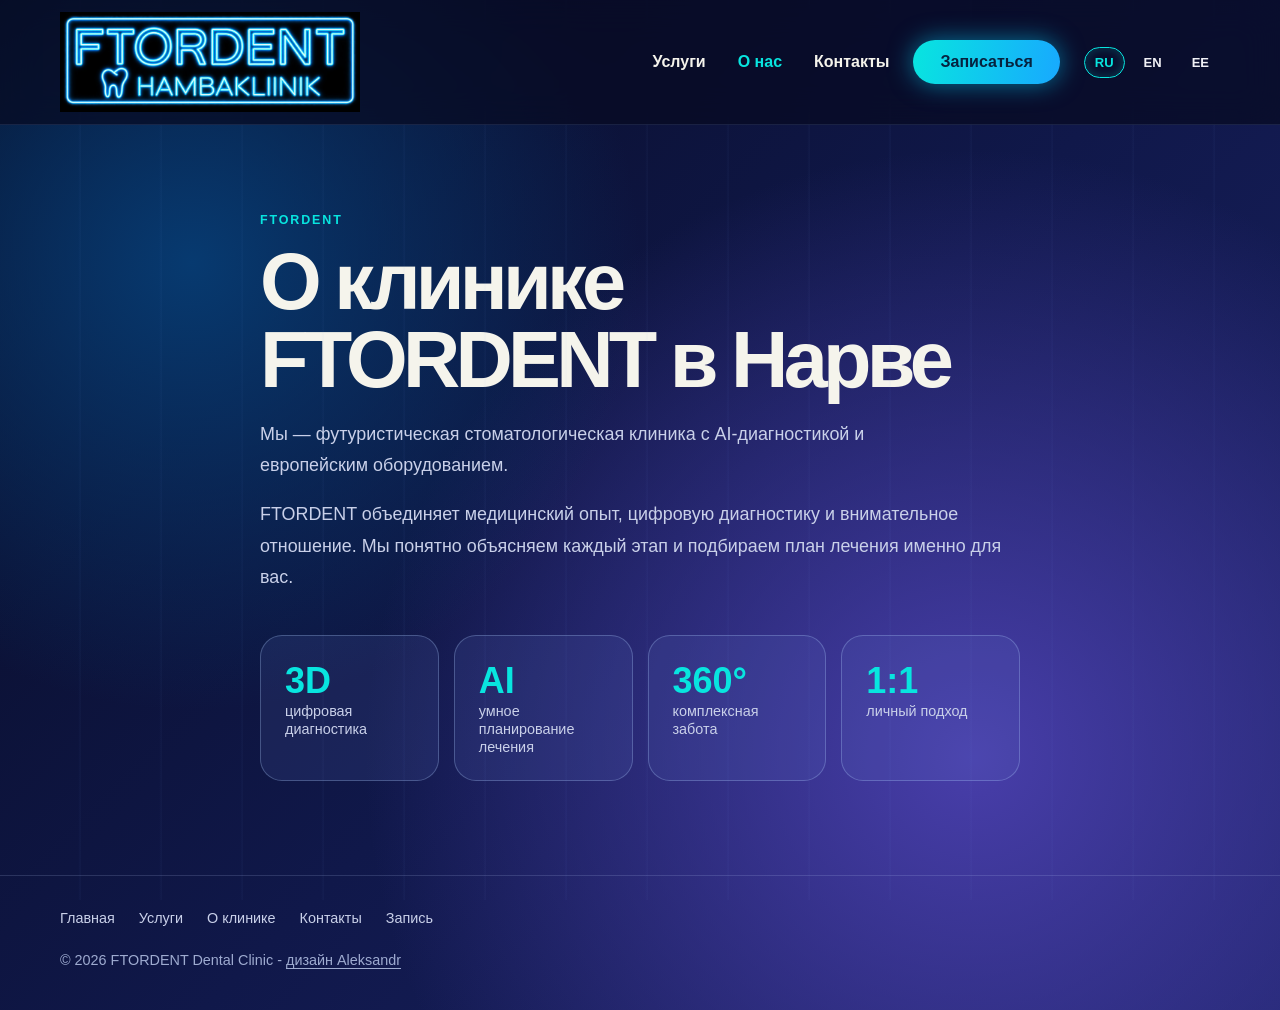
<file: ru/about.html>
<!doctype html><html lang="ru"><head><meta charset="utf-8"><meta name="viewport" content="width=device-width,initial-scale=1"><title>О стоматологической клинике FTORDENT в Нарве</title><link rel="stylesheet" href="../site.css"><link rel="stylesheet" href="../brand.css"><meta name="description" content="Информация о стоматологической клинике FTORDENT в Нарве и подходе к лечению. Адрес: Раху 34а. Телефон: +372 53911527."><meta name="robots" content="index, follow"><link rel="canonical" href="https://ftordent.eu/ru/about.html"><link rel="alternate" hreflang="et" href="https://ftordent.eu/about.html">
<link rel="alternate" hreflang="ru" href="https://ftordent.eu/ru/about.html">
<link rel="alternate" hreflang="en" href="https://ftordent.eu/en/about.html"><link rel="alternate" hreflang="x-default" href="https://ftordent.eu/about.html"><meta property="og:type" content="website"><meta property="og:title" content="О стоматологической клинике FTORDENT в Нарве"><meta property="og:description" content="Информация о стоматологической клинике FTORDENT в Нарве и подходе к лечению. Адрес: Раху 34а. Телефон: +372 53911527."><meta property="og:url" content="https://ftordent.eu/ru/about.html"><meta property="og:image" content="https://ftordent.eu/img/laud-edited.png"><script type="application/ld+json">{"@context":"https://schema.org","@type":"Dentist","@id":"https://ftordent.eu/#clinic","name":"FTORDENT","url":"https://ftordent.eu/","telephone":"+37253911527","email":"ftordent@mail.ru","image":"https://ftordent.eu/img/laud-edited.png","logo":"https://ftordent.eu/img/logo.jpg","address":{"@type":"PostalAddress","streetAddress":"Rahu 34a","addressLocality":"Narva","addressCountry":"EE"}}</script><link rel="stylesheet" href="../seo.css"><link rel="icon" type="image/svg+xml" sizes="any" href="../favicon.svg"></head><body><script>try{localStorage.setItem("ftordent-language","ru")}catch{}</script><header><div class="wrap bar"><a class="logo" href="index.html"><img class="brand-image" src="../img/logo.jpg" alt="FTORDENT Hambakliinik" width="1600" height="516"></a><nav><a href="services.html" data-t="services">Услуги</a><a class="active" href="about.html" data-t="about">О нас</a><a href="contacts.html" data-t="contacts">Контакты</a></nav><a class="book" href="contacts.html" data-t="book">Записаться</a><div class="langs"><a class="lang active" data-lang="ru" href="../ru/about.html" lang="ru" aria-current="page">RU</a><a class="lang" data-lang="en" href="../en/about.html" lang="en">EN</a><a class="lang" data-lang="et" href="../about.html" lang="et">EE</a></div></div></header><main class="wrap page about"><div class="eyebrow">FTORDENT</div><h1 data-t="aboutTitle">О клинике FTORDENT в Нарве</h1><p class="lead" data-t="aboutLead">Мы — футуристическая стоматологическая клиника с AI-диагностикой и европейским оборудованием.</p><p data-t="aboutText">FTORDENT объединяет медицинский опыт, цифровую диагностику и внимательное отношение. Мы понятно объясняем каждый этап и подбираем план лечения именно для вас.</p><div class="stats"><div class="stat"><b>3D</b><span data-t="s1">цифровая диагностика</span></div><div class="stat"><b>AI</b><span data-t="s2">умное планирование лечения</span></div><div class="stat"><b>360°</b><span data-t="s3">комплексная забота</span></div><div class="stat"><b>1:1</b><span data-t="s4">личный подход</span></div></div></main><footer><div class="wrap"><ul class="site-links"><li><a href="index.html">Главная</a></li><li><a href="services.html">Услуги</a></li><li><a href="about.html">О клинике</a></li><li><a href="contacts.html">Контакты</a></li><li><a href="booking.html">Запись</a></li></ul>© 2026 FTORDENT Dental Clinic - <a href="https://www.facebook.com/alex.kruusi" style="text-decoration:underline;text-underline-offset:3px">дизайн Aleksandr</a></div></footer><script src="../app.js"></script><script src="../sms-client.js"></script></body></html>
</file>
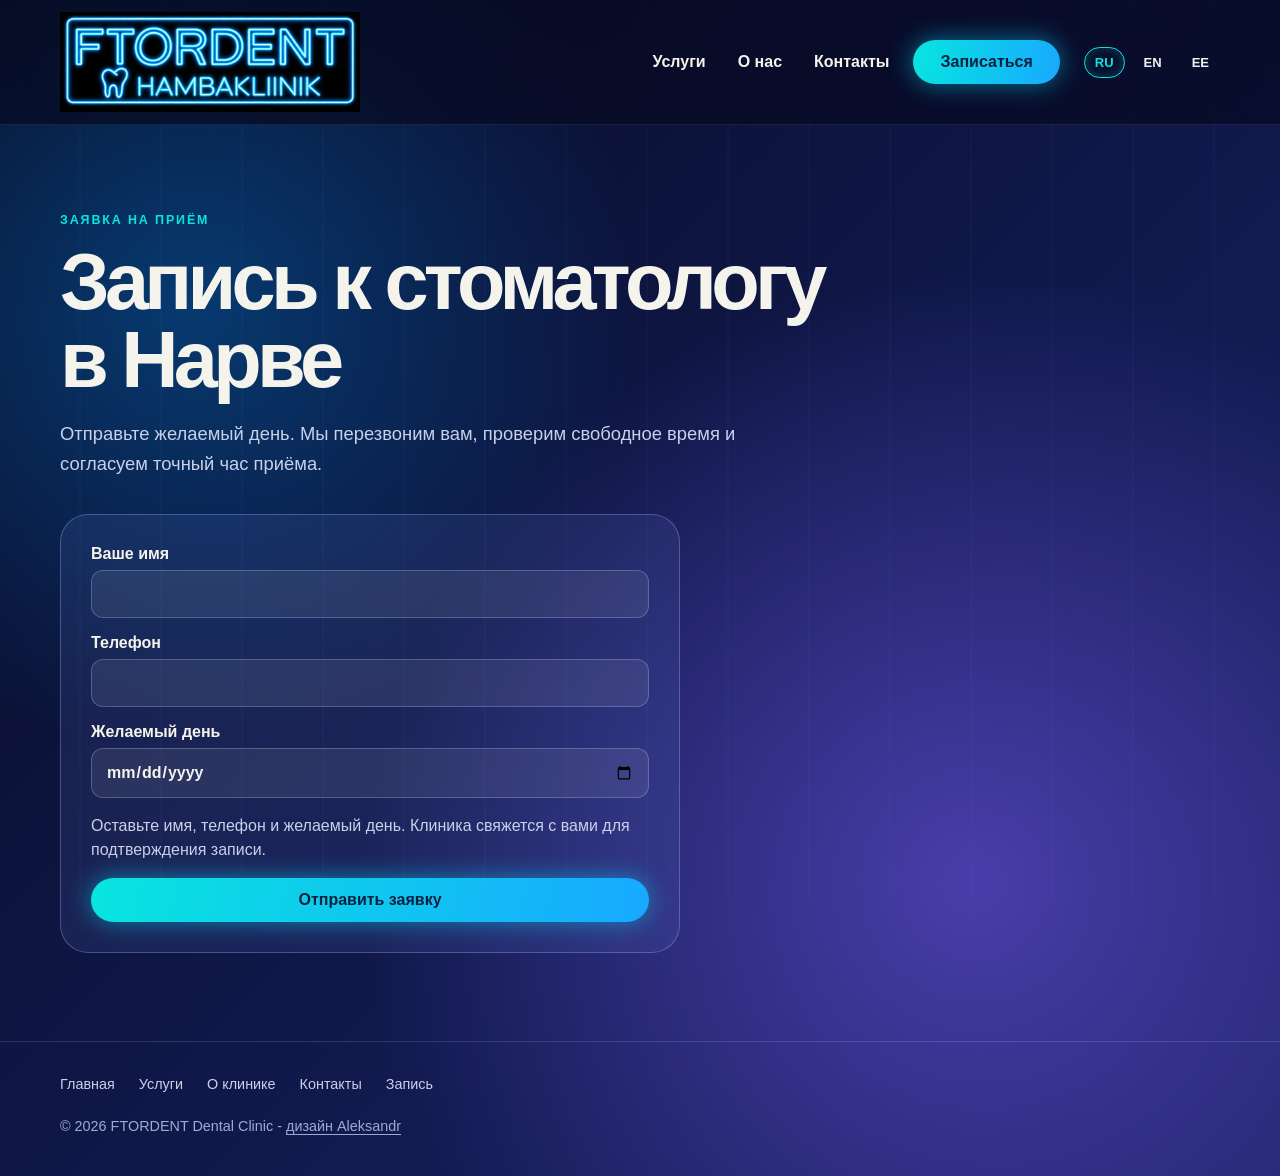
<file: ru/booking.html>
<!doctype html><html lang="ru"><head><meta charset="utf-8"><meta name="viewport" content="width=device-width,initial-scale=1"><title>Запись к стоматологу в Нарве — FTORDENT</title><link rel="stylesheet" href="../site.css"><link rel="stylesheet" href="../booking.css"><link rel="stylesheet" href="../brand.css"><meta name="description" content="Оставьте заявку на приём к стоматологу FTORDENT в Нарве: укажите имя, телефон и желаемый день. Точное время согласовывается с клиникой."><meta name="robots" content="index, follow"><link rel="canonical" href="https://ftordent.eu/ru/booking.html"><link rel="alternate" hreflang="et" href="https://ftordent.eu/booking.html">
<link rel="alternate" hreflang="ru" href="https://ftordent.eu/ru/booking.html">
<link rel="alternate" hreflang="en" href="https://ftordent.eu/en/booking.html"><link rel="alternate" hreflang="x-default" href="https://ftordent.eu/booking.html"><meta property="og:type" content="website"><meta property="og:title" content="Запись к стоматологу в Нарве — FTORDENT"><meta property="og:description" content="Оставьте заявку на приём к стоматологу FTORDENT в Нарве: укажите имя, телефон и желаемый день. Точное время согласовывается с клиникой."><meta property="og:url" content="https://ftordent.eu/ru/booking.html"><meta property="og:image" content="https://ftordent.eu/img/laud-edited.png"><script type="application/ld+json">{"@context":"https://schema.org","@type":"Dentist","@id":"https://ftordent.eu/#clinic","name":"FTORDENT","url":"https://ftordent.eu/","telephone":"+37253911527","email":"ftordent@mail.ru","image":"https://ftordent.eu/img/laud-edited.png","logo":"https://ftordent.eu/img/logo.jpg","address":{"@type":"PostalAddress","streetAddress":"Rahu 34a","addressLocality":"Narva","addressCountry":"EE"}}</script><link rel="stylesheet" href="../seo.css"><link rel="icon" type="image/svg+xml" sizes="any" href="../favicon.svg"></head><body><script>try{localStorage.setItem("ftordent-language","ru")}catch{}</script><header><div class="wrap bar"><a class="logo" href="index.html"><img class="brand-image" src="../img/logo.jpg" alt="FTORDENT Hambakliinik" width="1600" height="516"></a><nav><a href="services.html" data-t="services">Услуги</a><a href="about.html" data-t="about">О нас</a><a href="contacts.html" data-t="contacts">Контакты</a></nav><a class="book" href="booking.html" data-t="book">Записаться</a><div class="langs"><a class="lang active" data-lang="ru" href="../ru/booking.html" lang="ru" aria-current="page">RU</a><a class="lang" data-lang="en" href="../en/booking.html" lang="en">EN</a><a class="lang" data-lang="et" href="../booking.html" lang="et">EE</a></div></div></header><main class="wrap page"><div class="eyebrow" data-b="tag">Заявка на приём</div><h1 data-b="title">Запись к стоматологу в Нарве</h1><p class="lead" data-b="lead">Отправьте желаемый день. Мы перезвоним вам, проверим свободное время и согласуем точный час приёма.</p><form class="booking-form" id="booking-form"><label><span data-b="name">Ваше имя</span><input id="name" required autocomplete="name"></label><label><span data-b="phone">Телефон</span><input id="phone" required type="tel" autocomplete="tel"></label><label><span data-b="date">Желаемый день</span><input id="date" required type="date"></label><p class="form-note" data-b="notice">Оставьте имя, телефон и желаемый день. Клиника свяжется с вами для подтверждения записи.</p><button class="primary" type="submit" data-b="send">Отправить заявку</button></form></main><footer><div class="wrap"><ul class="site-links"><li><a href="index.html">Главная</a></li><li><a href="services.html">Услуги</a></li><li><a href="about.html">О клинике</a></li><li><a href="contacts.html">Контакты</a></li><li><a href="booking.html">Запись</a></li></ul>© 2026 FTORDENT Dental Clinic - <a href="https://www.facebook.com/alex.kruusi" style="text-decoration:underline;text-underline-offset:3px">дизайн Aleksandr</a></div></footer><script src="../app.js"></script><script src="../booking.js"></script><script src="../sms-client.js"></script></body></html>
</file>
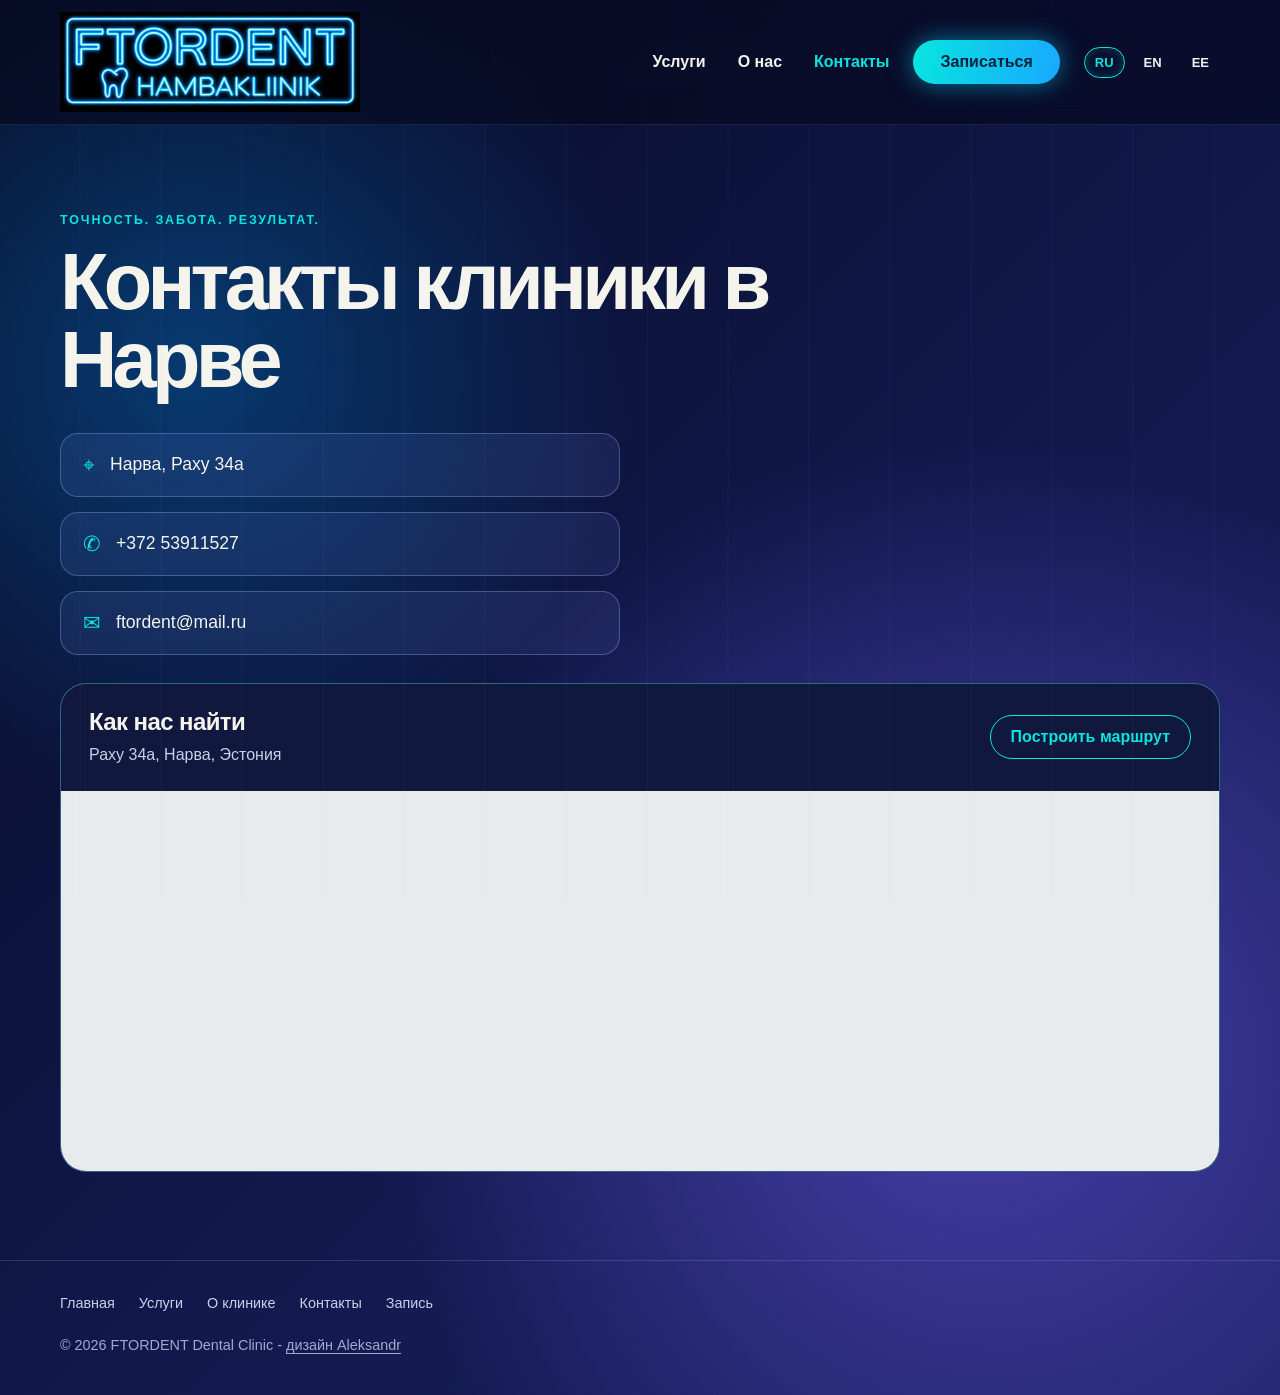
<file: ru/contacts.html>
<!doctype html><html lang="ru"><head><meta charset="utf-8"><meta name="viewport" content="width=device-width,initial-scale=1"><title>Контакты FTORDENT — Раху 34а, Нарва</title><link rel="stylesheet" href="../site.css"><link rel="stylesheet" href="../brand.css"><link rel="stylesheet" href="../map.css"><meta name="description" content="Контакты стоматологии FTORDENT: Нарва, Раху 34а, +372 53911527, ftordent@mail.ru. Расположение на Google-карте и маршрут до клиники."><meta name="robots" content="index, follow"><link rel="canonical" href="https://ftordent.eu/ru/contacts.html"><link rel="alternate" hreflang="et" href="https://ftordent.eu/contacts.html">
<link rel="alternate" hreflang="ru" href="https://ftordent.eu/ru/contacts.html">
<link rel="alternate" hreflang="en" href="https://ftordent.eu/en/contacts.html"><link rel="alternate" hreflang="x-default" href="https://ftordent.eu/contacts.html"><meta property="og:type" content="website"><meta property="og:title" content="Контакты FTORDENT — Раху 34а, Нарва"><meta property="og:description" content="Контакты стоматологии FTORDENT: Нарва, Раху 34а, +372 53911527, ftordent@mail.ru. Расположение на Google-карте и маршрут до клиники."><meta property="og:url" content="https://ftordent.eu/ru/contacts.html"><meta property="og:image" content="https://ftordent.eu/img/laud-edited.png"><script type="application/ld+json">{"@context":"https://schema.org","@type":"Dentist","@id":"https://ftordent.eu/#clinic","name":"FTORDENT","url":"https://ftordent.eu/","telephone":"+37253911527","email":"ftordent@mail.ru","image":"https://ftordent.eu/img/laud-edited.png","logo":"https://ftordent.eu/img/logo.jpg","address":{"@type":"PostalAddress","streetAddress":"Rahu 34a","addressLocality":"Narva","addressCountry":"EE"}}</script><link rel="stylesheet" href="../seo.css"><link rel="icon" type="image/svg+xml" sizes="any" href="../favicon.svg"></head><body><script>try{localStorage.setItem("ftordent-language","ru")}catch{}</script><header><div class="wrap bar"><a class="logo" href="index.html"><img class="brand-image" src="../img/logo.jpg" alt="FTORDENT Hambakliinik" width="1600" height="516"></a><nav><a href="services.html" data-t="services">Услуги</a><a href="about.html" data-t="about">О нас</a><a class="active" href="contacts.html" data-t="contacts">Контакты</a></nav><a class="book" href="mailto:ftordent@mail.ru" data-t="book">Записаться</a><div class="langs"><a class="lang active" data-lang="ru" href="../ru/contacts.html" lang="ru" aria-current="page">RU</a><a class="lang" data-lang="en" href="../en/contacts.html" lang="en">EN</a><a class="lang" data-lang="et" href="../contacts.html" lang="et">EE</a></div></div></header><main class="wrap page"><div class="eyebrow" data-t="tag">Точность. Забота. Результат.</div><h1 data-t="contactTitle">Контакты клиники в Нарве</h1><div class="contacts"><div class="contact-item"><i>⌖</i><span data-t="address">Нарва, Раху 34а</span></div><a class="contact-item" href="tel:+37253911527"><i>✆</i>+372 53911527</a><a class="contact-item" href="mailto:ftordent@mail.ru"><i>✉</i>ftordent@mail.ru</a></div><div class="clinic-map"><div class="clinic-map__header"><div><h2 class="clinic-map__title" data-map="title">Как нас найти</h2><p class="clinic-map__address">Раху 34а, Нарва, Эстония</p></div><a class="clinic-map__route" href="https://www.google.com/maps/dir/?api=1&amp;destination=Rahu%2034a%2C%20Narva%2C%20Estonia" target="_blank" rel="noopener noreferrer" data-map="route">Построить маршрут</a></div><iframe title="Kaart: FTORDENT, Rahu 34a, Narva" src="https://maps.google.com/maps?q=Rahu%2034a%2C%20Narva%2C%20Estonia&amp;z=17&amp;output=embed" width="1160" height="380" loading="lazy" referrerpolicy="strict-origin-when-cross-origin" allowfullscreen></iframe></div></main><footer><div class="wrap"><ul class="site-links"><li><a href="index.html">Главная</a></li><li><a href="services.html">Услуги</a></li><li><a href="about.html">О клинике</a></li><li><a href="contacts.html">Контакты</a></li><li><a href="booking.html">Запись</a></li></ul>© 2026 FTORDENT Dental Clinic - <a href="https://www.facebook.com/alex.kruusi" style="text-decoration:underline;text-underline-offset:3px">дизайн Aleksandr</a></div></footer><script src="../app.js"></script><script src="../sms-client.js"></script><script src="../map.js"></script></body></html>
</file>
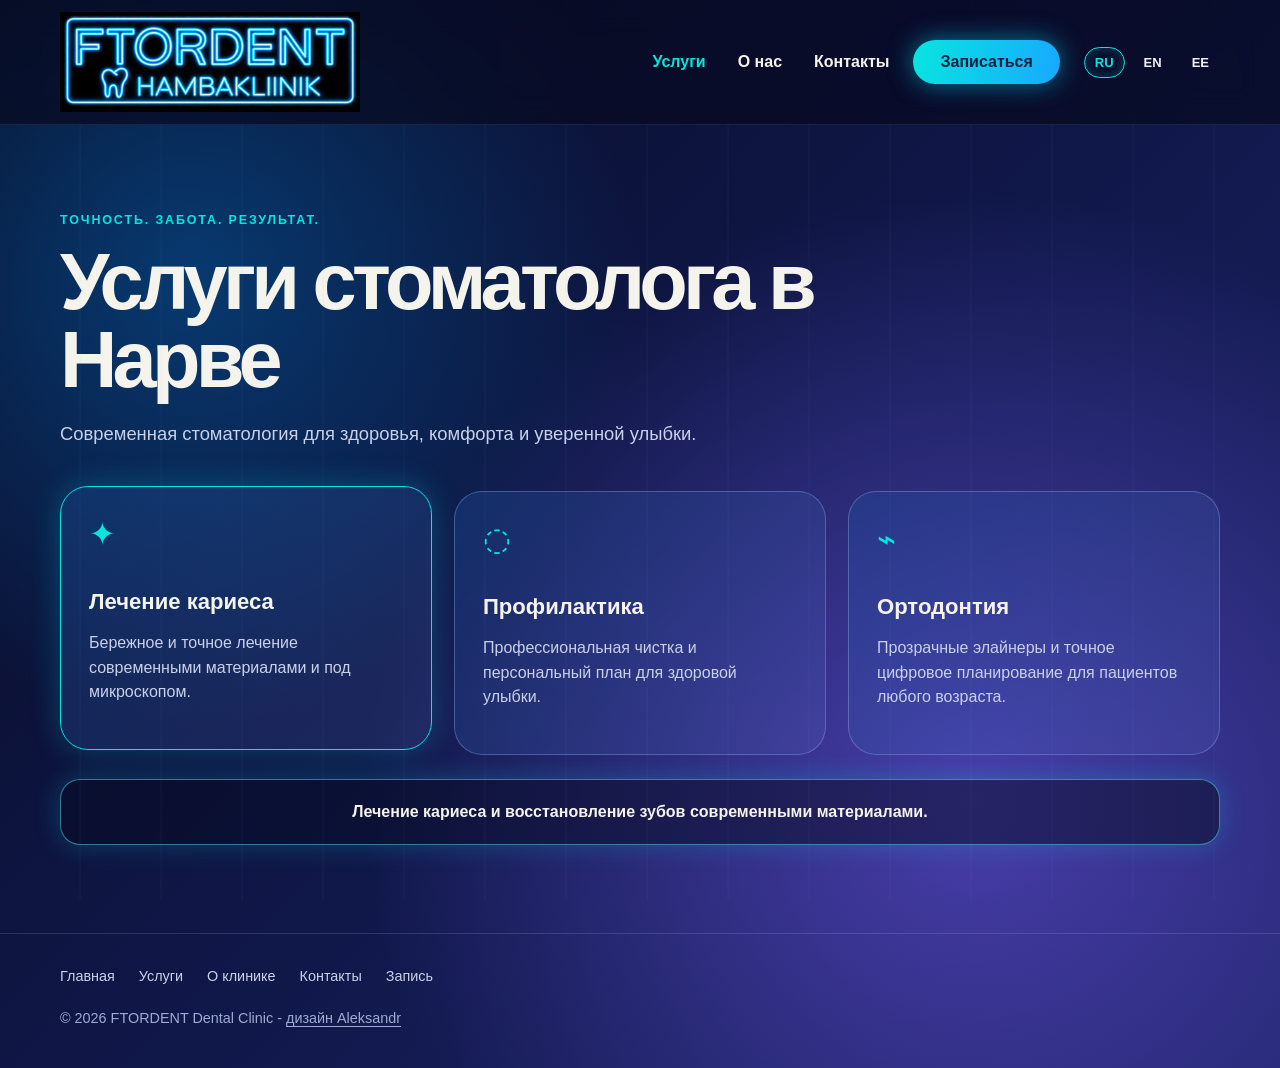
<file: ru/services.html>
<!doctype html><html lang="ru"><head><meta charset="utf-8"><meta name="viewport" content="width=device-width,initial-scale=1"><title>Услуги стоматолога в Нарве — FTORDENT</title><link rel="stylesheet" href="../site.css"><link rel="stylesheet" href="../brand.css"><meta name="description" content="Стоматологические услуги FTORDENT в Нарве: лечение кариеса, профилактический уход за зубами и ортодонтия. Адрес клиники: Раху 34а."><meta name="robots" content="index, follow"><link rel="canonical" href="https://ftordent.eu/ru/services.html"><link rel="alternate" hreflang="et" href="https://ftordent.eu/services.html">
<link rel="alternate" hreflang="ru" href="https://ftordent.eu/ru/services.html">
<link rel="alternate" hreflang="en" href="https://ftordent.eu/en/services.html"><link rel="alternate" hreflang="x-default" href="https://ftordent.eu/services.html"><meta property="og:type" content="website"><meta property="og:title" content="Услуги стоматолога в Нарве — FTORDENT"><meta property="og:description" content="Стоматологические услуги FTORDENT в Нарве: лечение кариеса, профилактический уход за зубами и ортодонтия. Адрес клиники: Раху 34а."><meta property="og:url" content="https://ftordent.eu/ru/services.html"><meta property="og:image" content="https://ftordent.eu/img/laud-edited.png"><script type="application/ld+json">{"@context":"https://schema.org","@type":"Dentist","@id":"https://ftordent.eu/#clinic","name":"FTORDENT","url":"https://ftordent.eu/","telephone":"+37253911527","email":"ftordent@mail.ru","image":"https://ftordent.eu/img/laud-edited.png","logo":"https://ftordent.eu/img/logo.jpg","address":{"@type":"PostalAddress","streetAddress":"Rahu 34a","addressLocality":"Narva","addressCountry":"EE"}}</script><link rel="stylesheet" href="../seo.css"><link rel="icon" type="image/svg+xml" sizes="any" href="../favicon.svg"></head><body><script>try{localStorage.setItem("ftordent-language","ru")}catch{}</script><header><div class="wrap bar"><a class="logo" href="index.html"><img class="brand-image" src="../img/logo.jpg" alt="FTORDENT Hambakliinik" width="1600" height="516"></a><nav><a class="active" href="services.html" data-t="services">Услуги</a><a href="about.html" data-t="about">О нас</a><a href="contacts.html" data-t="contacts">Контакты</a></nav><a class="book" href="contacts.html" data-t="book">Записаться</a><div class="langs"><a class="lang active" data-lang="ru" href="../ru/services.html" lang="ru" aria-current="page">RU</a><a class="lang" data-lang="en" href="../en/services.html" lang="en">EN</a><a class="lang" data-lang="et" href="../services.html" lang="et">EE</a></div></div></header><main class="wrap page"><div class="eyebrow" data-t="tag">Точность. Забота. Результат.</div><h1 data-t="serviceTitle">Услуги стоматолога в Нарве</h1><p class="lead" data-t="serviceLead">Современная стоматология для здоровья, комфорта и уверенной улыбки.</p><div class="grid"><article class="card active" data-info="i1"><div class="icon">✦</div><h3 data-t="c1">Лечение кариеса</h3><p data-t="c1d">Бережное и точное лечение современными материалами и под микроскопом.</p></article><article class="card" data-info="i2"><div class="icon">◌</div><h3 data-t="c2">Профилактика</h3><p data-t="c2d">Профессиональная чистка и персональный план для здоровой улыбки.</p></article><article class="card" data-info="i3"><div class="icon">⌁</div><h3 data-t="c3">Ортодонтия</h3><p data-t="c3d">Прозрачные элайнеры и точное цифровое планирование для пациентов любого возраста.</p></article></div><div class="info" id="service-info" data-t="i1">Лечение кариеса и восстановление зубов современными материалами.</div></main><footer><div class="wrap"><ul class="site-links"><li><a href="index.html">Главная</a></li><li><a href="services.html">Услуги</a></li><li><a href="about.html">О клинике</a></li><li><a href="contacts.html">Контакты</a></li><li><a href="booking.html">Запись</a></li></ul>© 2026 FTORDENT Dental Clinic - <a href="https://www.facebook.com/alex.kruusi" style="text-decoration:underline;text-underline-offset:3px">дизайн Aleksandr</a></div></footer><script src="../app.js"></script><script src="../sms-client.js"></script></body></html>
</file>
<file: brand.css>
/* Shared logo sizing for every page; preserve the original artwork. */
header .bar { min-height: 124px; gap: 24px; padding-top: 12px; padding-bottom: 12px; }
header .logo { display: flex; flex: 0 0 auto; width: 300px; max-width: 100%; }
header .logo .brand-image { display: block; width: 100%; height: auto; object-fit: contain; border-radius: 0; }
header .book { white-space: nowrap; }
@media (max-width: 1100px) {
  header nav { gap: 18px; }
  header .bar { gap: 16px; }
  header .logo { width: 270px; }
}
@media (max-width: 980px) {
  header nav { display: none; }
  header .book { margin-left: auto; }
}
@media (max-width: 600px) {
  header .bar { display: grid; grid-template-columns: 1fr auto; gap: 10px 12px; padding-top: 12px; padding-bottom: 12px; }
  header .logo { grid-column: 1 / -1; width: 280px; justify-self: center; }
  header .book { margin-left: 0; justify-self: start; }
  header .langs { justify-self: end; }
}
</file>
<file: clinic-photo.css>
.hero.wrap { grid-template-columns:minmax(0, 1.2fr) minmax(0, 1fr); gap:48px; overflow:hidden; }
.hero .hero-content { min-width:0; }
.hero h1 { font-size:clamp(3rem, 5vw, 4.6rem); }
.hero .lead { font-size:clamp(1.05rem, 1.6vw, 1.25rem); }
.clinic-photo { position:relative; z-index:1; width:100%; max-width:460px; aspect-ratio:1; margin:0; justify-self:center; border-radius:50%; padding:9px; border:1px solid rgba(8,229,223,.5); background:rgba(8,229,223,.04); box-shadow:0 0 45px rgba(8,229,223,.12); }
.clinic-photo img { display:block; width:100%; height:100%; object-fit:cover; border-radius:50%; }
@media(max-width:900px) {
  .hero.wrap { grid-template-columns:1fr; gap:42px; }
  .hero .hero-content { max-width:720px; }
  .hero h1 { font-size:clamp(3rem, 7vw, 4.6rem); }
  .clinic-photo { width:min(100%, 400px); }
}
@media(max-width:440px) {
  .clinic-photo { width:min(100%, 310px); padding:6px; }
}
</file>
<file: seo.css>
.site-links { display:flex; flex-wrap:wrap; gap:12px 24px; padding:0; margin:0 0 20px; list-style:none; }
.site-links a { display:inline-block; padding:6px 0; color:#c9d0e9; }
.site-links a:hover { color:#08e5df; }
.site-links a:focus-visible, a.lang:focus-visible { outline:2px solid #08e5df; outline-offset:4px; }
a.lang { display:inline-flex; align-items:center; justify-content:center; font-size:13px; }
</file>
<file: site.css>
:root{--ink:#070b22;--ink2:#11194a;--panel:rgba(110,134,221,.14);--line:rgba(179,212,255,.28);--text:#f5f4ec;--muted:#c9d0e9;--aqua:#08e5df;--blue:#18a9ff}*{box-sizing:border-box}html{scroll-behavior:smooth}body{margin:0;min-height:100vh;color:var(--text);font-family:Inter,Arial,sans-serif;background:radial-gradient(circle at 15% 26%,#073a70 0,transparent 28rem),radial-gradient(circle at 76% 75%,#483eaa 0,transparent 38rem),linear-gradient(135deg,var(--ink),#10184a 53%,#1c2367)}body:before{content:"";position:fixed;inset:0;pointer-events:none;background:repeating-linear-gradient(90deg,transparent 0 78px,rgba(132,169,255,.035) 80px 81px)}a{color:inherit;text-decoration:none}.wrap{width:min(1160px,calc(100% - 44px));margin:auto}header{position:sticky;top:0;z-index:2;background:rgba(7,11,34,.72);backdrop-filter:blur(18px);border-bottom:1px solid rgba(156,189,255,.12)}.bar{min-height:82px;display:flex;align-items:center;gap:28px}.logo{color:var(--aqua);font-weight:850;letter-spacing:.03em;display:flex;align-items:center;gap:9px}.tooth{width:23px;fill:currentColor;filter:drop-shadow(0 0 8px #20e9ff)}nav{display:flex;gap:32px;margin-left:auto;font-weight:650}nav a{padding:8px 0}nav a:hover,nav a.active{color:var(--aqua)}.book,.primary{border:0;cursor:pointer;border-radius:999px;padding:13px 27px;color:#06223f;font:inherit;font-weight:800;background:linear-gradient(100deg,var(--aqua),var(--blue));box-shadow:0 0 25px rgba(0,213,255,.52)}.langs{display:flex;gap:8px}.lang{cursor:pointer;background:none;border:1px solid transparent;color:#f1f1f6;font-weight:750;padding:7px 10px;border-radius:999px}.lang.active{color:var(--aqua);border-color:var(--aqua);box-shadow:inset 0 0 11px rgba(0,229,223,.23)}main{min-height:calc(100vh - 150px)}.page{padding:88px 0}.eyebrow{color:var(--aqua);font-size:.78rem;font-weight:800;letter-spacing:.15em;text-transform:uppercase}h1{font-size:clamp(3rem,6.2vw,5.8rem);line-height:.98;letter-spacing:-.06em;margin:16px 0 20px;max-width:820px}h2{font-size:clamp(2rem,4vw,3.3rem);letter-spacing:-.045em;margin:11px 0 28px}.lead{max-width:700px;font-size:1.15rem;color:var(--muted);line-height:1.65}.grid{display:grid;grid-template-columns:repeat(3,1fr);gap:22px;margin-top:42px}.card{min-height:235px;padding:28px;border:1px solid var(--line);background:linear-gradient(135deg,rgba(30,85,164,.32),var(--panel));border-radius:28px;transition:.25s;cursor:pointer}.card:hover,.card.active{border-color:var(--aqua);transform:translateY(-5px);box-shadow:0 0 30px rgba(0,221,243,.25)}.icon{color:var(--aqua);font-size:2rem}.card h3{font-size:1.38rem;margin:36px 0 9px}.card p{color:var(--muted);line-height:1.55}.info{margin-top:24px;padding:23px 30px;text-align:center;border-radius:20px;background:rgba(7,11,34,.5);border:1px solid rgba(98,232,250,.5);box-shadow:0 0 27px rgba(0,221,243,.23);font-weight:700}.about{max-width:760px}.about p{font-size:1.12rem;line-height:1.75;color:var(--muted)}.stats{display:grid;grid-template-columns:repeat(4,1fr);gap:15px;margin-top:42px}.stat{padding:24px;border:1px solid var(--line);background:rgba(100,124,207,.14);border-radius:22px}.stat b{display:block;color:var(--aqua);font-size:2.25rem}.stat span{color:var(--muted);font-size:.9rem}.contacts{display:grid;gap:15px;margin-top:34px}.contact-item{display:flex;gap:15px;align-items:center;padding:19px 22px;border:1px solid var(--line);border-radius:18px;background:rgba(100,124,207,.14);max-width:560px;font-size:1.1rem}.contact-item i{font-style:normal;color:var(--aqua);font-size:1.3rem}footer{padding:28px 0 42px;color:#9eabd0;font-size:.9rem;border-top:1px solid rgba(190,213,255,.16)}@media(max-width:820px){.bar{min-height:72px;gap:14px}nav{display:none}.book{margin-left:auto;padding:10px 15px}.langs{gap:2px}.lang{padding:6px}.page{padding:62px 0}.grid,.stats{grid-template-columns:1fr}.card{min-height:175px}.card h3{margin-top:23px}}@media(max-width:440px){.wrap{width:calc(100% - 28px)}.logo span{display:none}.book{font-size:.83rem}}
</file>
<file: booking.css>
.booking-form{display:grid;gap:16px;max-width:620px;margin-top:35px;padding:30px;border:1px solid rgba(179,212,255,.28);border-radius:28px;background:rgba(100,124,207,.14)}.booking-form label{display:grid;gap:7px;font-weight:700}.booking-form input,.booking-form textarea{width:100%;padding:14px;border:1px solid rgba(179,212,255,.28);border-radius:12px;background:rgba(255,255,255,.08);color:#f5f4ec;font:inherit}.booking-form textarea{min-height:105px;resize:vertical}.form-note{margin:0;color:#c9d0e9;line-height:1.5}
</file>
<file: map.css>
.clinic-map { margin-top:28px; overflow:hidden; border:1px solid rgba(93,231,242,.38); border-radius:26px; background:#10183d; }
.clinic-map__header { display:flex; justify-content:space-between; align-items:center; gap:20px; padding:24px 28px; }
.clinic-map__title { margin:0 0 7px; font-size:1.5rem; letter-spacing:-.025em; }
.clinic-map__address { margin:0; color:var(--muted); line-height:1.5; }
.clinic-map__route { display:inline-flex; justify-content:center; flex-shrink:0; padding:12px 20px; border:1px solid var(--aqua); border-radius:999px; color:var(--aqua); font-weight:700; text-align:center; }
.clinic-map__route:hover { background:rgba(8,229,223,.12); }
.clinic-map__route:focus-visible { outline:3px solid white; outline-offset:4px; }
.clinic-map iframe { display:block; width:100%; height:380px; border:0; background:#e8eaed; }
@media(max-width:600px) {
  .clinic-map { border-radius:20px; }
  .clinic-map__header { align-items:flex-start; flex-direction:column; padding:22px; gap:16px; }
  .clinic-map__route { width:100%; }
  .clinic-map iframe { height:300px; }
}
</file>
